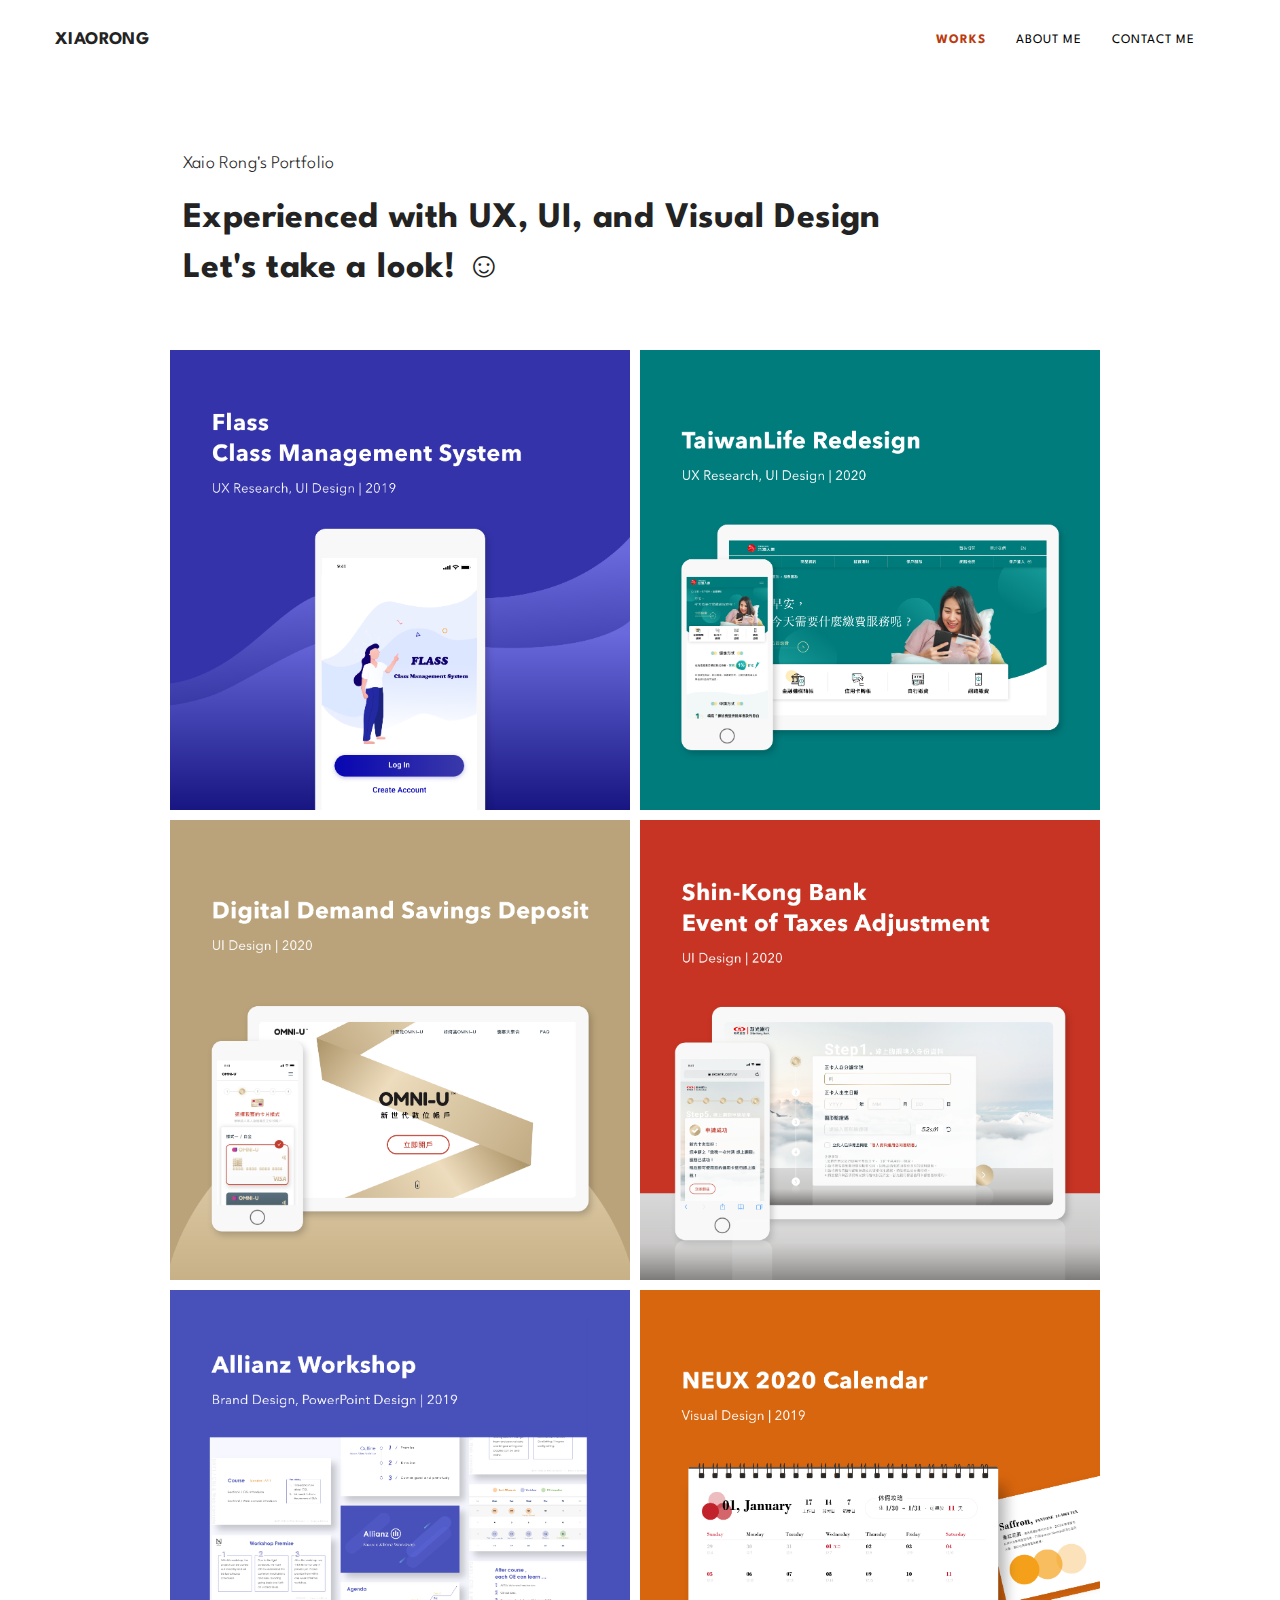
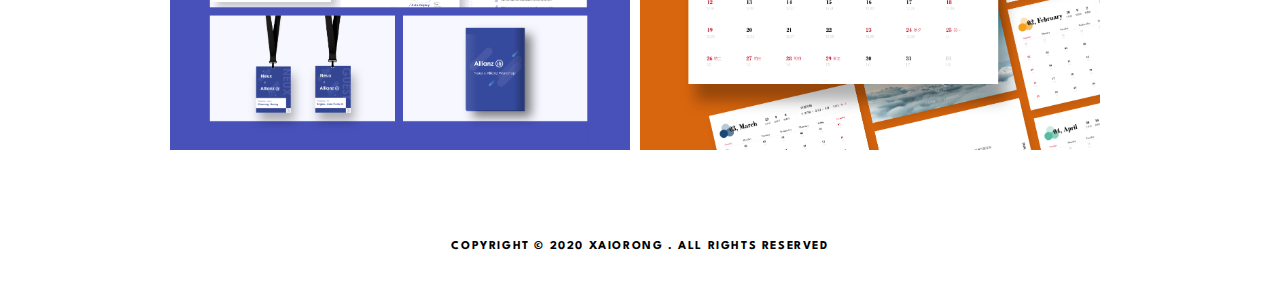
<file: index.html>
<!DOCTYPE html>
<html lang="en">
	<head>
		<meta charset="utf-8">
		<meta http-equiv="X-UA-Compatible" content="IE=edge">
		<meta name="viewport" content="width=device-width, initial-scale=1">
		<!-- The above 3 meta tags *must* come first in the head; any other head content must come *after* these tags -->
		<meta name="description" content="">
		<meta name="author" content="">
		<link rel="icon" href="images/favicon.ico" type="image/x-icon">
		<link rel="shortcut icon" href="images/favicon.ico" type="image/x-icon" />
		<title>Hello | I'm Xaiorong.</title>
		<!-- Bootstrap core CSS -->
		<link href="css/bootstrap.min.css" rel="stylesheet">
		<link rel="stylesheet" href="https://maxcdn.bootstrapcdn.com/font-awesome/4.4.0/css/font-awesome.min.css">
		<!-- Custom styles for this template -->
		<link href="css/style.css" rel="stylesheet">
	</head>
	<body id="page-top">
		<!-- Navigation -->
		<nav class="navbar navbar-default">
			<div class="container">
				<!-- Brand and toggle get grouped for better mobile display -->
				<div class="navbar-header page-scroll">
					<button type="button" class="navbar-toggle" data-toggle="collapse" data-target="#bs-example-navbar-collapse-1">
					<span class="sr-only">Toggle navigation</span>
					<span class="icon-bar"></span>
					<span class="icon-bar"></span>
					<span class="icon-bar"></span>
					</button>
					<a class="navbar-brand page-scroll" href="xiaorong.html"><h4><b>XIAORONG</b></h4></a>
				</div>
				<!-- Collect the nav links, forms, and other content for toggling -->
				<div class="collapse navbar-collapse" id="bs-example-navbar-collapse-1">
					<ul class="nav navbar-nav navbar-right">
						<li class="hidden">
							<a href="#page-top"></a>
						</li>
						<li>
							<a class="page-scroll" href="index.html" style="color: #bb3b0e; border-color: #bb3b0e; font-weight: bold;">Works</a>
						</li>
						<li>
							<a class="page-scroll" href="aboutme.html">About me</a>
						</li>
						<li>
							<a class="page-scroll">Contact me</a>
						</li>
					</ul>
				</div>
				<!-- /.navbar-collapse -->
			</div>
			<!-- /.container-fluid -->
		</nav>
		
		<section id="portfolio">
			<div class="container"  style="padding: 0% 10% 0% 10%;">
			<div class="row">
				<div class="col-lg-12">
					<div class="section-title" style="margin-top: 13%;">
						<p>Xaio Rong's Portfolio</p>
						<h2>Experienced with UX, UI, and Visual Design<br>Let's take a look!  ☺</h2>
					</div>
				</div>
			</div>
			<div class="row row-0-gutter">
				<!-- start portfolio item -->
				<div class="col-md-6 col-0-gutter" style="margin-bottom: 1%;">
					<div class="ot-portfolio-item">
						<figure class="effect-bubba">
							<img src="images/demo/portfolio-2.png" alt="img02" class="img-responsive" />
							<figcaption>
								<h2 style="font-family:'Microsoft JhengHei'">班級管理系統</h2>
								<a href="Flass.html"></a>
							</figcaption>
						</figure>
					</div>
				</div>
				<!-- end portfolio item -->
				<!-- start portfolio item -->
				<div class="col-md-6 col-0-gutter" style="margin-bottom: 1%;">
					<div class="ot-portfolio-item">
						<figure class="effect-bubba">
							<img src="images/demo/portfolio-01.png" alt="img02" class="img-responsive" />
							<figcaption>
								<h2 style="font-family:'Microsoft JhengHei'">台灣人壽繳費服務專區</h2>
								<a href="TaiwanLifeRedesign.html" ></a>
							</figcaption>
						</figure>
					</div>
				</div>
				<!-- end portfolio item -->
				
			</div>
			<div class="row row-0-gutter">
				<!-- start portfolio item -->
				<div class="col-md-6 col-0-gutter" style="margin-bottom: 1%;">
					<div class="ot-portfolio-item">
						<figure class="effect-bubba">
							<img src="images/demo/portfolio-3.png" alt="img02" class="img-responsive" />
							<figcaption>
								<h2 style="font-family:'Microsoft JhengHei'">銀行數位存款帳戶</h2>
								<!-- <p style="font-family:'Microsoft JhengHei'">此專案練習如何設計註冊流程，當消費者決定開始「註冊帳戶」時，
									表示該企業已成功吸引消費者，此時只需快速引導使用者完成註冊，
									過多的互動與裝飾設計可能打斷使用者的申請過程，造成使用者體驗下降。</p> -->
								<a href="DigitalDemandSavingsDeposit.html" ></a>
							</figcaption>
						</figure>
					</div>
				</div>
				<!-- end portfolio item -->
				<!-- start portfolio item -->
				<div class="col-md-6 col-0-gutter" style="margin-bottom: 1%;">
					<div class="ot-portfolio-item">
						<figure class="effect-bubba">
							<img src="images/demo/portfolio-4.png" alt="img02" class="img-responsive" />
							<figcaption>
								<h2 style="font-family:'Microsoft JhengHei'">新光銀行繳稅活動</h2>
								<a href="ShinKongBankEvent.html"></a>
							</figcaption>
						</figure>
					</div>
				</div>
				<!-- end portfolio item -->
			</div>
			<div class="row row-0-gutter">
				<!-- start portfolio item -->
				<div class="col-md-6 col-0-gutter" style="margin-bottom: 1%;">
					<div class="ot-portfolio-item">
						<figure class="effect-bubba">
							<img src="images/demo/portfolio-5.png" alt="img02" class="img-responsive" />
							<figcaption>
								<h2 style="font-family:'Microsoft JhengHei'">安聯人壽跨國教育訓練</h2>
								<a href="Workshop.html" ></a>
							</figcaption>
						</figure>
					</div>
				</div>
				<!-- end portfolio item -->
				<!-- start portfolio item -->
				<div class="col-md-6 col-0-gutter" style="margin-bottom: 1%;">
					<div class="ot-portfolio-item">
						<figure class="effect-bubba">
							<img src="images/demo/portfolio-6.png" alt="img02" class="img-responsive" />
							<figcaption>
								<h2 style="font-family:'Microsoft JhengHei'">新逸科技 2020 桌曆</h2>
								<a href="Calendar.html" ></a>
							</figcaption>
						</figure>
					</div>
				</div>
				<!-- end portfolio item -->
			</div>
			</div><!-- container -->
		</section>

		<footer>
			<p>Copyright © 2020 Xaiorong . All rights reserved</p>
		</footer>
	

		<!-- Bootstrap core JavaScript
			================================================== -->
		<!-- Placed at the end of the document so the pages load faster -->
		<script src="https://ajax.googleapis.com/ajax/libs/jquery/1.11.3/jquery.min.js"></script>
		<script src="js/bootstrap.min.js"></script>
		<script src="js/SmoothScroll.js"></script>
		<script src="js/theme-scripts.js"></script>
	</body>
</html>
</file>
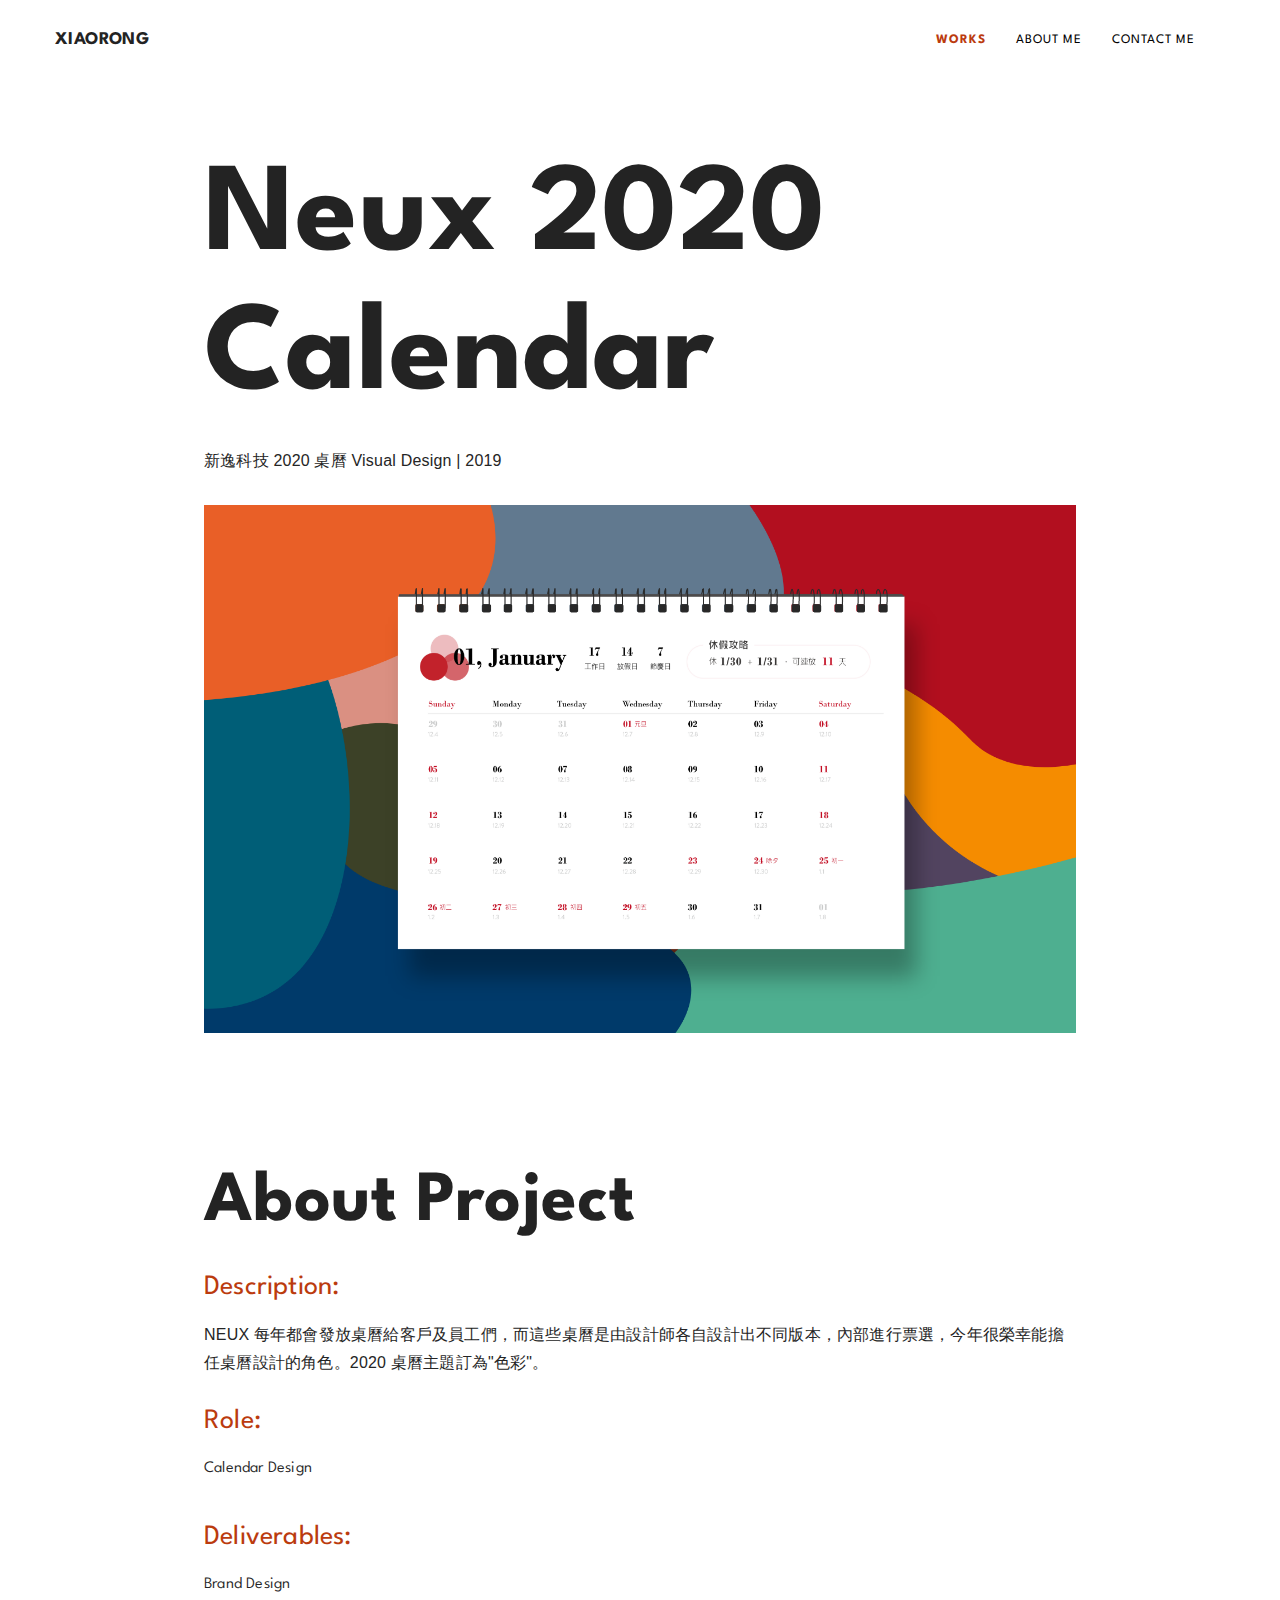
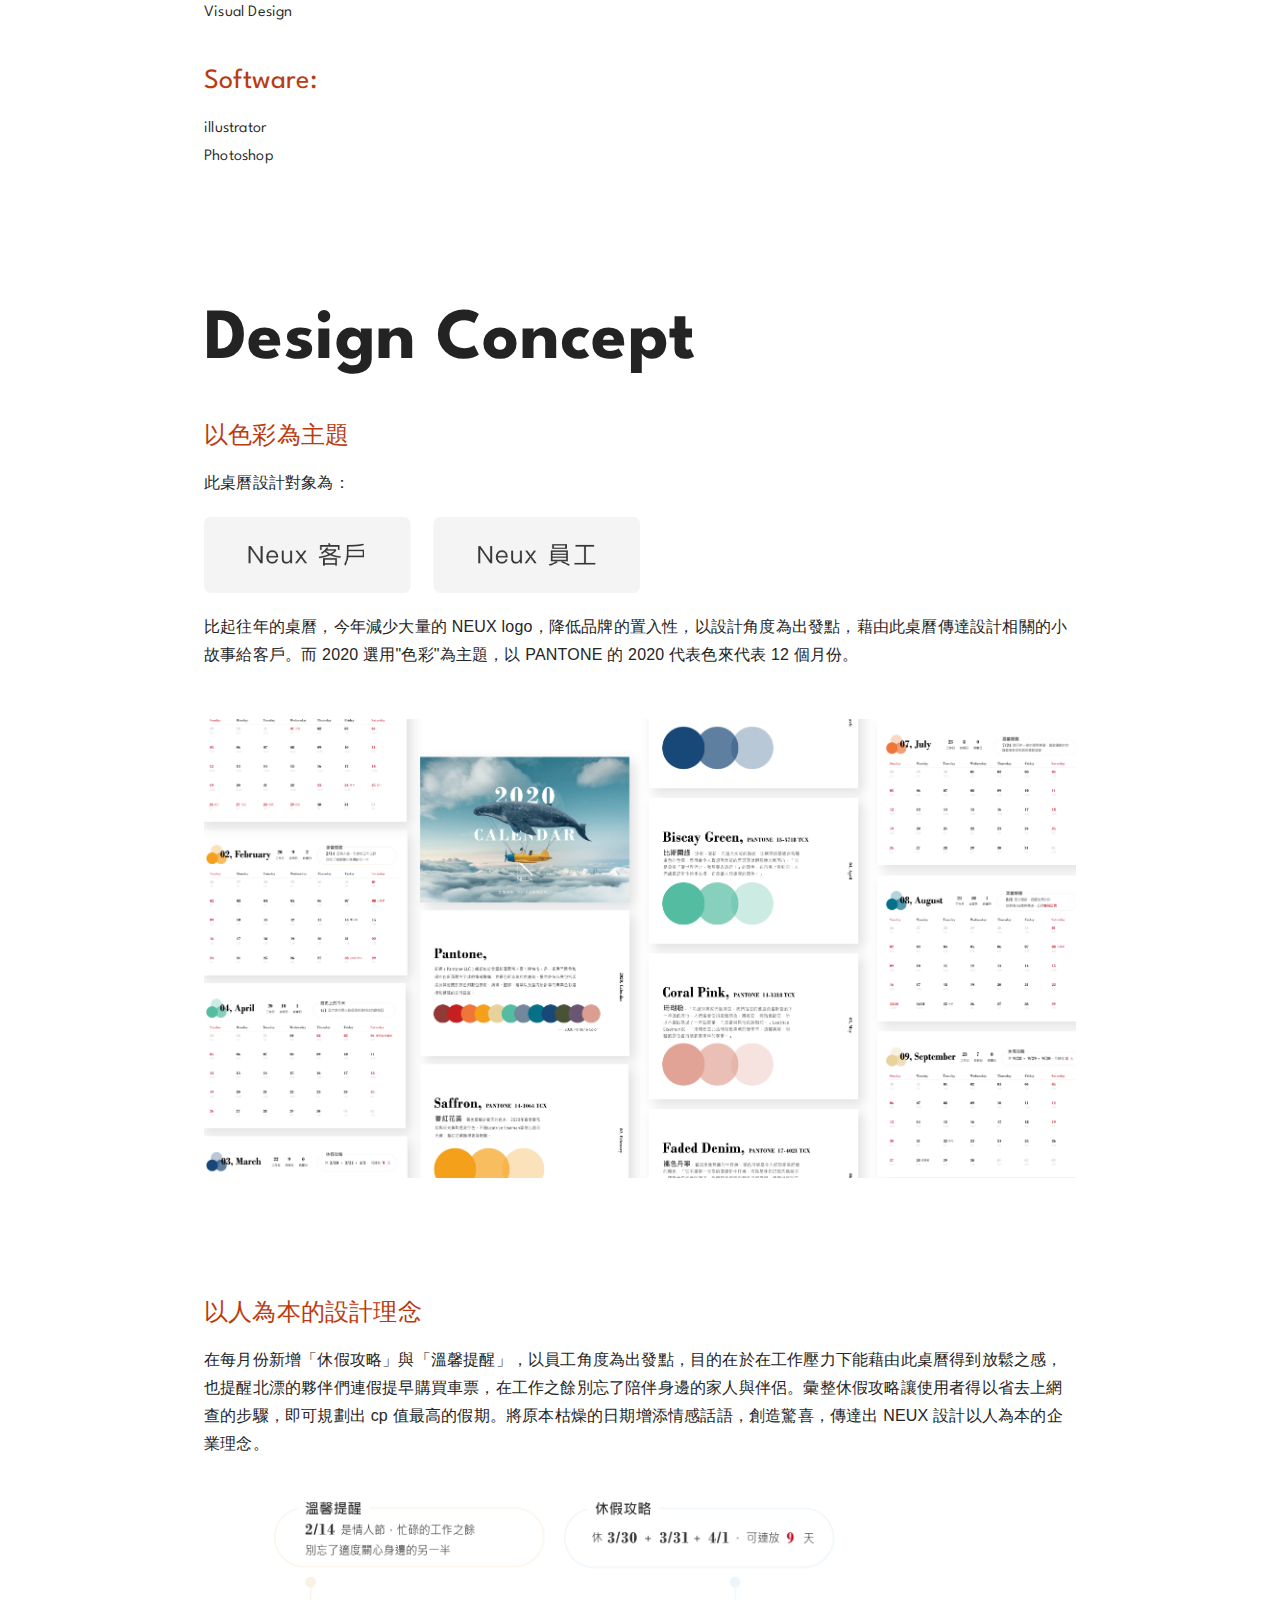
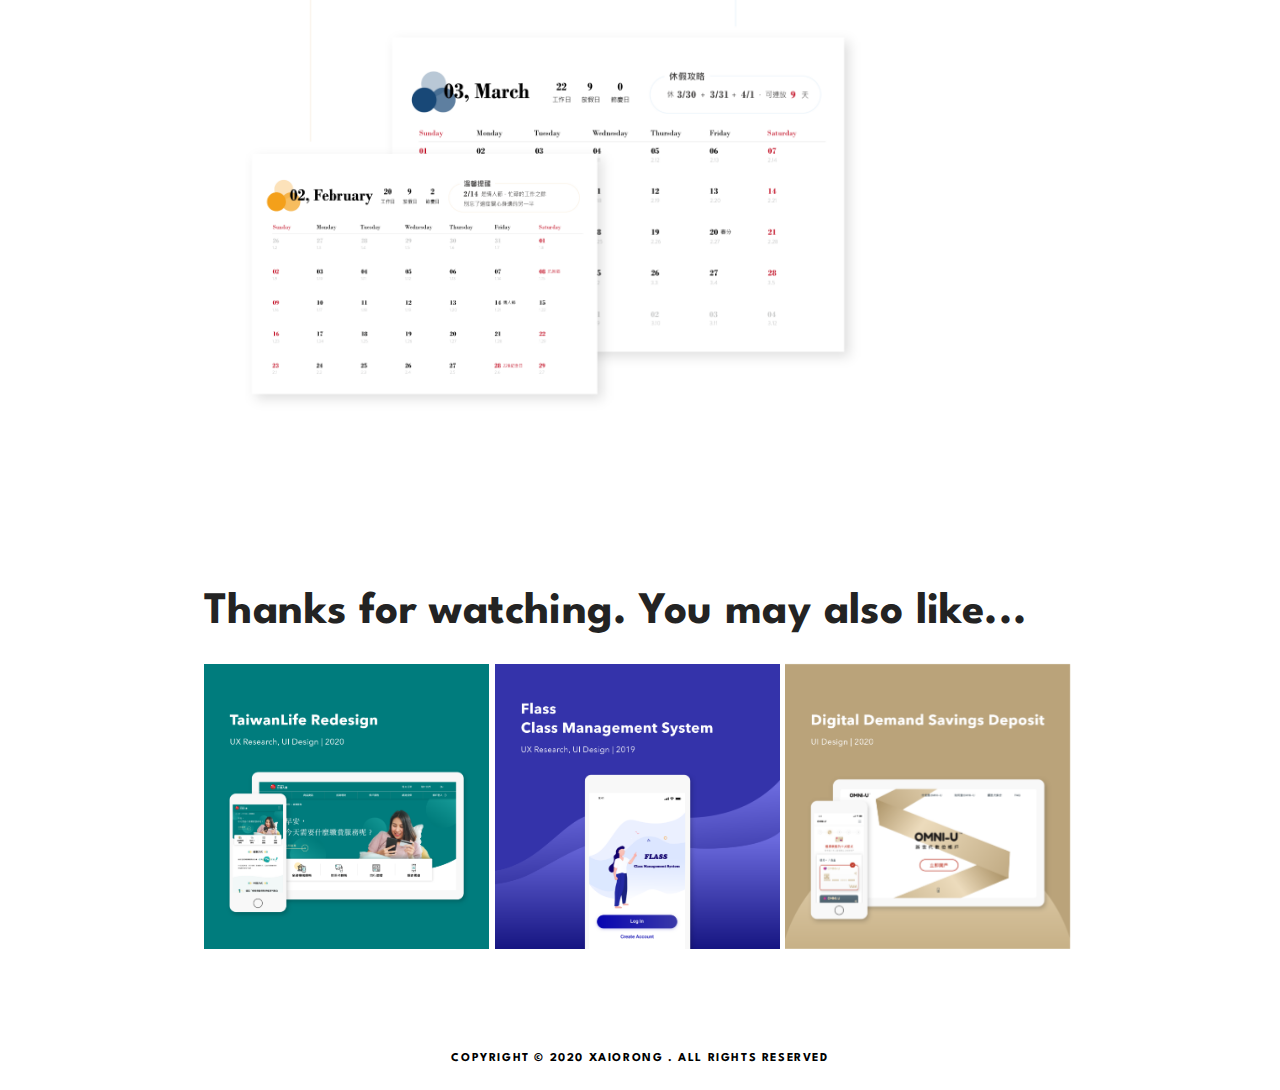
<file: Calendar.html>
<!DOCTYPE html>
<html lang="en">

<head>
    <meta charset="utf-8">
    <meta http-equiv="X-UA-Compatible" content="IE=edge">
    <meta name="viewport" content="width=device-width, initial-scale=1">
    <!-- The above 3 meta tags *must* come first in the head; any other head content must come *after* these tags -->
    <meta name="description" content="">
    <meta name="author" content="">
    <link rel="icon" href="images/favicon.ico" type="image/x-icon">
    <link rel="shortcut icon" href="images/favicon.ico" type="image/x-icon" />
    <title>Hello | I'm Xaiorong.</title>
    <!-- Bootstrap core CSS -->
    <link href="css/bootstrap.min.css" rel="stylesheet">
    <link rel="stylesheet" href="https://maxcdn.bootstrapcdn.com/font-awesome/4.4.0/css/font-awesome.min.css">
    <!-- Custom styles for this template -->
    <link href="css/style.css" rel="stylesheet">
    <style>
        .works {
            max-width: 1000px;
            height: auto;
            margin: 0 auto;
            padding: 0% 5%;
        }
    </style>
</head>

<body id="page-top">
    <!-- Navigation -->
    <nav class="navbar navbar-default">
        <div class="container">
            <!-- Brand and toggle get grouped for better mobile display -->
            <div class="navbar-header page-scroll">
                <button type="button" class="navbar-toggle" data-toggle="collapse"
                    data-target="#bs-example-navbar-collapse-1">
                    <span class="sr-only">Toggle navigation</span>
                    <span class="icon-bar"></span>
                    <span class="icon-bar"></span>
                    <span class="icon-bar"></span>
                </button>
                <a class="navbar-brand page-scroll"><h4><b>XIAORONG</b></h4></a>
            </div>
            <!-- Collect the nav links, forms, and other content for toggling -->
            <div class="collapse navbar-collapse" id="bs-example-navbar-collapse-1">
                <ul class="nav navbar-nav navbar-right">
                    <li class="hidden">
                        <a href="#page-top"></a>
                    </li>
                    <li>
                        <a class="page-scroll" href="index.html"
                            style="color: #bb3b0e; border-color: #bb3b0e; font-weight: bold;">Works</a>
                    </li>
                    <li>
                        <a class="page-scroll" href="aboutme.html">About me</a>
                    </li>
                    <li>
                        <a class="page-scroll">Contact me</a>
                    </li>
                </ul>
            </div>
            <!-- /.navbar-collapse -->
        </div>
        <!-- /.container-fluid -->
    </nav>

    <div class="works"   style="margin-top: 150px">
        <div>
            <h1 style="margin-top: 8%;font-weight: bold; font-size: 14vmin;">Neux 2020 Calendar</h1>
            <p style="font-family: 'Microsoft JhengHei',sans-serif ;font-size: 16px; font-weight: 350; margin-top: 20px;">
                新逸科技 2020 桌曆
                Visual Design | 2019</p>
            <img style="margin-top: 20px;" src="images/demo/6-1.png" width="100%">
            <h1 style="margin-top: 15%;font-weight: bold; font-size: 8vmin;">About Project</h1>
        </div>
        <div>
            <p style="font-size: 28px; font-weight: 400; margin-top: 30px; color:#BB3B0E">Description:</p>
            <p style="font-family: 'Microsoft JhengHei',sans-serif ;font-size: 16px; font-weight: 350; margin-top: 20px;">
                NEUX 每年都會發放桌曆給客戶及員工們，而這些桌曆是由設計師各自設計出不同版本，內部進行票選，今年很榮幸能擔任桌曆設計的角色。2020 桌曆主題訂為"色彩"。</p>
        </div>

        <div>
            <p style="font-size: 28px; font-weight: 400; margin-top: 30px; color:#BB3B0E">Role:</p>
            <p style="font-size: 16px; font-weight: 350; margin-top: 20px;">Calendar Design</p>
        </div>


        <div>
            <p style="font-size: 28px; font-weight: 400; margin-top: 40px; color:#BB3B0E">Deliverables:</p>
            <p style="font-size: 16px; font-weight: 350; margin-top: 20px;">Brand Design
                <br>Visual Design
            </p>
        </div>
        <div>
            <p style="font-size: 28px; font-weight: 400; margin-top: 40px; color:#BB3B0E">Software:</p>
            <p style="font-size: 16px; font-weight: 350; margin-top: 20px;">illustrator<br>Photoshop</p>
        </div>

        <div>
            <h1 style="margin-top: 15%;font-weight: bold; font-size: 8vmin;">Design Concept</h1>

            <p
                style="font-family: Raleway,'Microsoft JhengHei' ;font-size: 24px; font-weight: 400; margin-top: 40px; color:#BB3B0E">
                以色彩為主題</p>
            <p style="font-family: 'Microsoft JhengHei',sans-serif ;font-size: 16px; font-weight: 350; margin-top: 20px;">
                此桌曆設計對象為：</p>
            <img style="margin-top: 10px;" src="images/demo/6-2.png" width="50%">
            <p style="font-family: 'Microsoft JhengHei',sans-serif ;font-size: 16px; font-weight: 350; margin-top: 20px;">比起往年的桌曆，今年減少大量的 NEUX logo，降低品牌的置入性，以設計角度為出發點，藉由此桌曆傳達設計相關的小故事給客戶。而 2020 選用"色彩"為主題，以 PANTONE 的 2020 代表色來代表 12 個月份。</p>
                <img style="margin-top: 40px;" src="images/demo/6-3.png" width="100%">

                <p
                style="font-family: Raleway,'Microsoft JhengHei' ;font-size: 24px; font-weight: 400; margin-top: 120px; color:#BB3B0E">
                以人為本的設計理念</p>
            <p style="font-family: 'Microsoft JhengHei',sans-serif ;font-size: 16px; font-weight: 350; margin-top: 20px;">
                在每月份新增「休假攻略」與「溫馨提醒」，以員工角度為出發點，目的在於在工作壓力下能藉由此桌曆得到放鬆之感，也提醒北漂的夥伴們連假提早購買車票，在工作之餘別忘了陪伴身邊的家人與伴侶。彙整休假攻略讓使用者得以省去上網查的步驟，即可規劃出 cp 值最高的假期。將原本枯燥的日期增添情感話語，創造驚喜，傳達出 NEUX 設計以人為本的企業理念。</p>
            <img style="margin-top: 10px;" src="images/demo/6-4.png" width="100%">
            

            <div>
                <h1 style="margin-top: 20%;margin-bottom: 3%;font-weight: bold; font-size: 5vmin;">Thanks for watching. You may also like...</h1>
                </div>
        
            <div id="otherworks">
              <div class="img">
                  <a href="https://doublerongrong.github.io/portfolio_2020/TaiwanLifeRedesign.html">
                <img src="images/demo/portfolio-01.png" class="otherimg" width="100%"></a>
              </div>
        
              <div class="img">
                <a href="https://doublerongrong.github.io/portfolio_2020/Flass.html">
              <img src="images/demo/portfolio-2.png" class="otherimg" width="100%"></a>
            </div>
        
            <div class="img">
                <a href="https://doublerongrong.github.io/portfolio_2020/DigitalDemandSavingsDeposit.html">
              <img src="images/demo/portfolio-3.png" class="otherimg" width="100%"></a>
            </div>
        
           
        
            </div>


        </div>


        <footer style="margin-top: 10%;">
            <p>Copyright © 2020 Xaiorong . All rights reserved</p>
        </footer>





</body>





<!-- Bootstrap core JavaScript
			================================================== -->
<!-- Placed at the end of the document so the pages load faster -->
<script src="https://ajax.googleapis.com/ajax/libs/jquery/1.11.3/jquery.min.js"></script>
<script src="js/bootstrap.min.js"></script>
<script src="js/SmoothScroll.js"></script>
<script src="js/theme-scripts.js"></script>



</html>
</file>
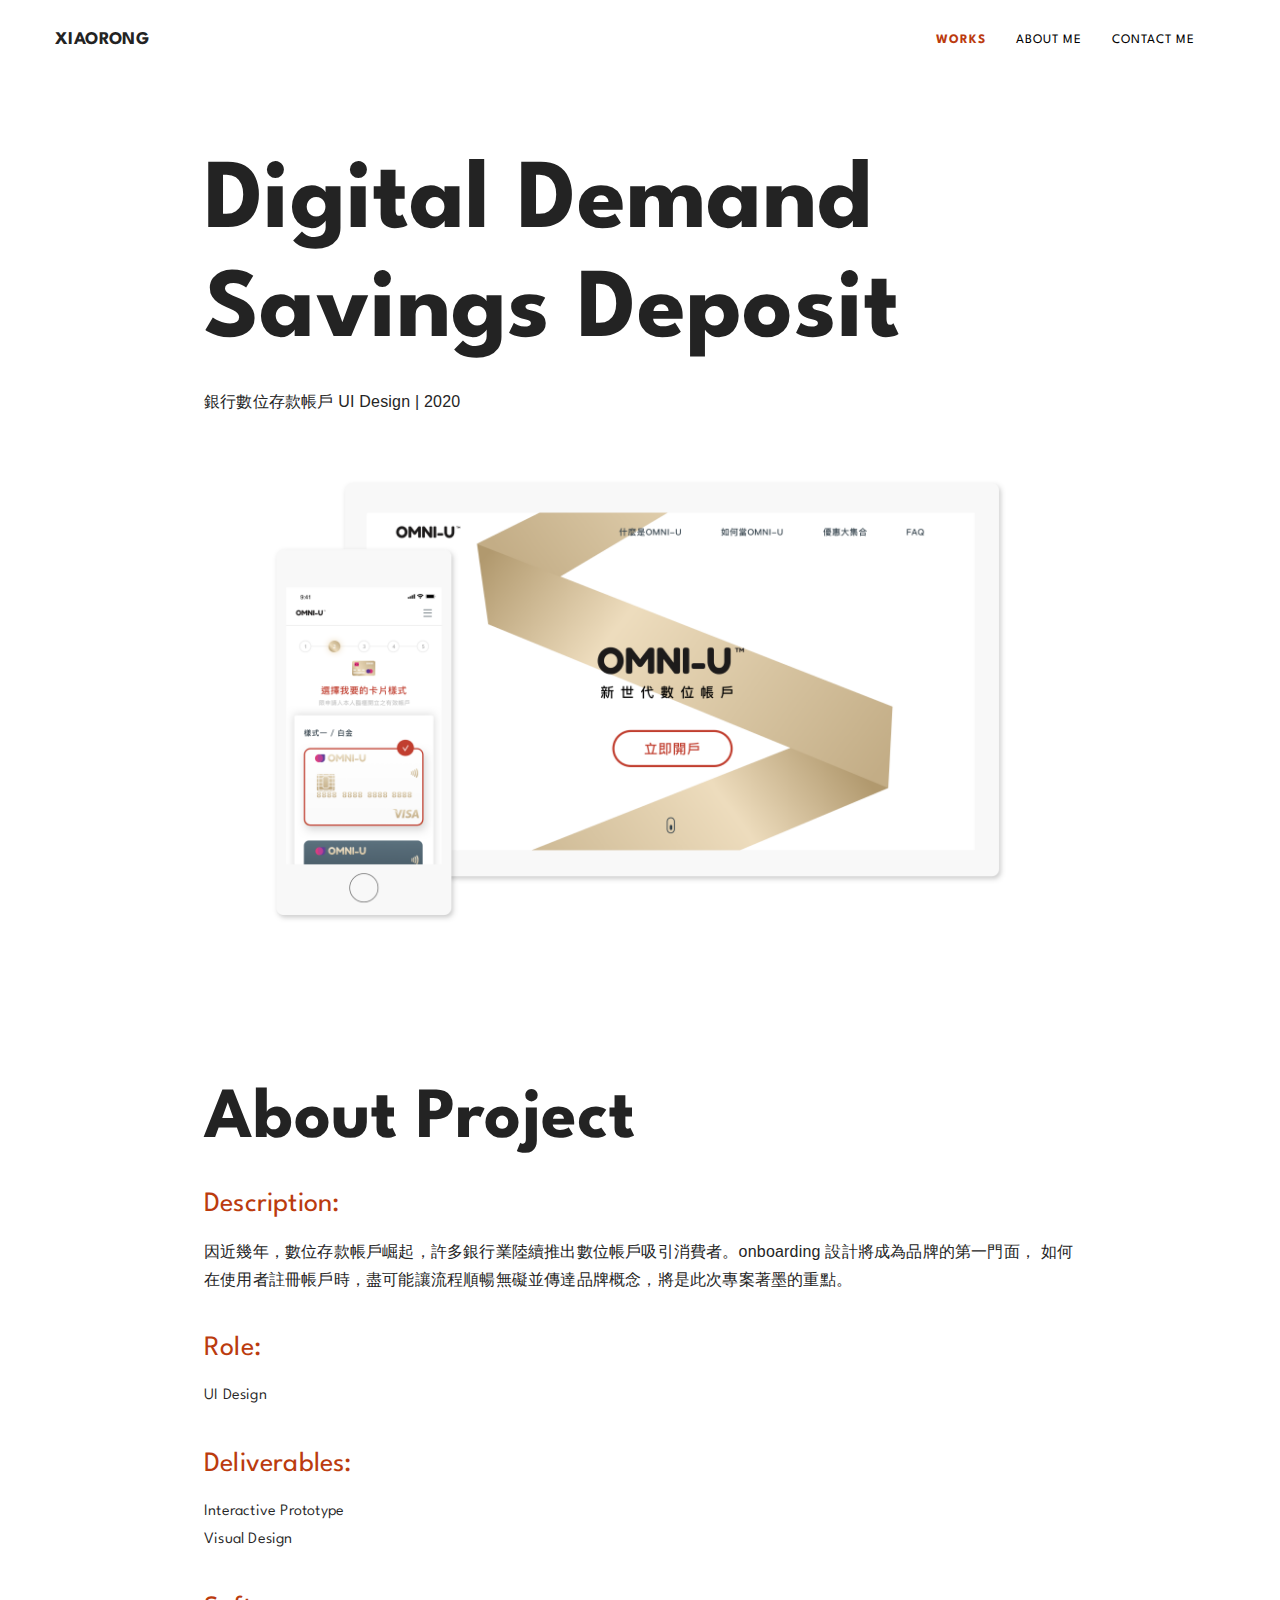
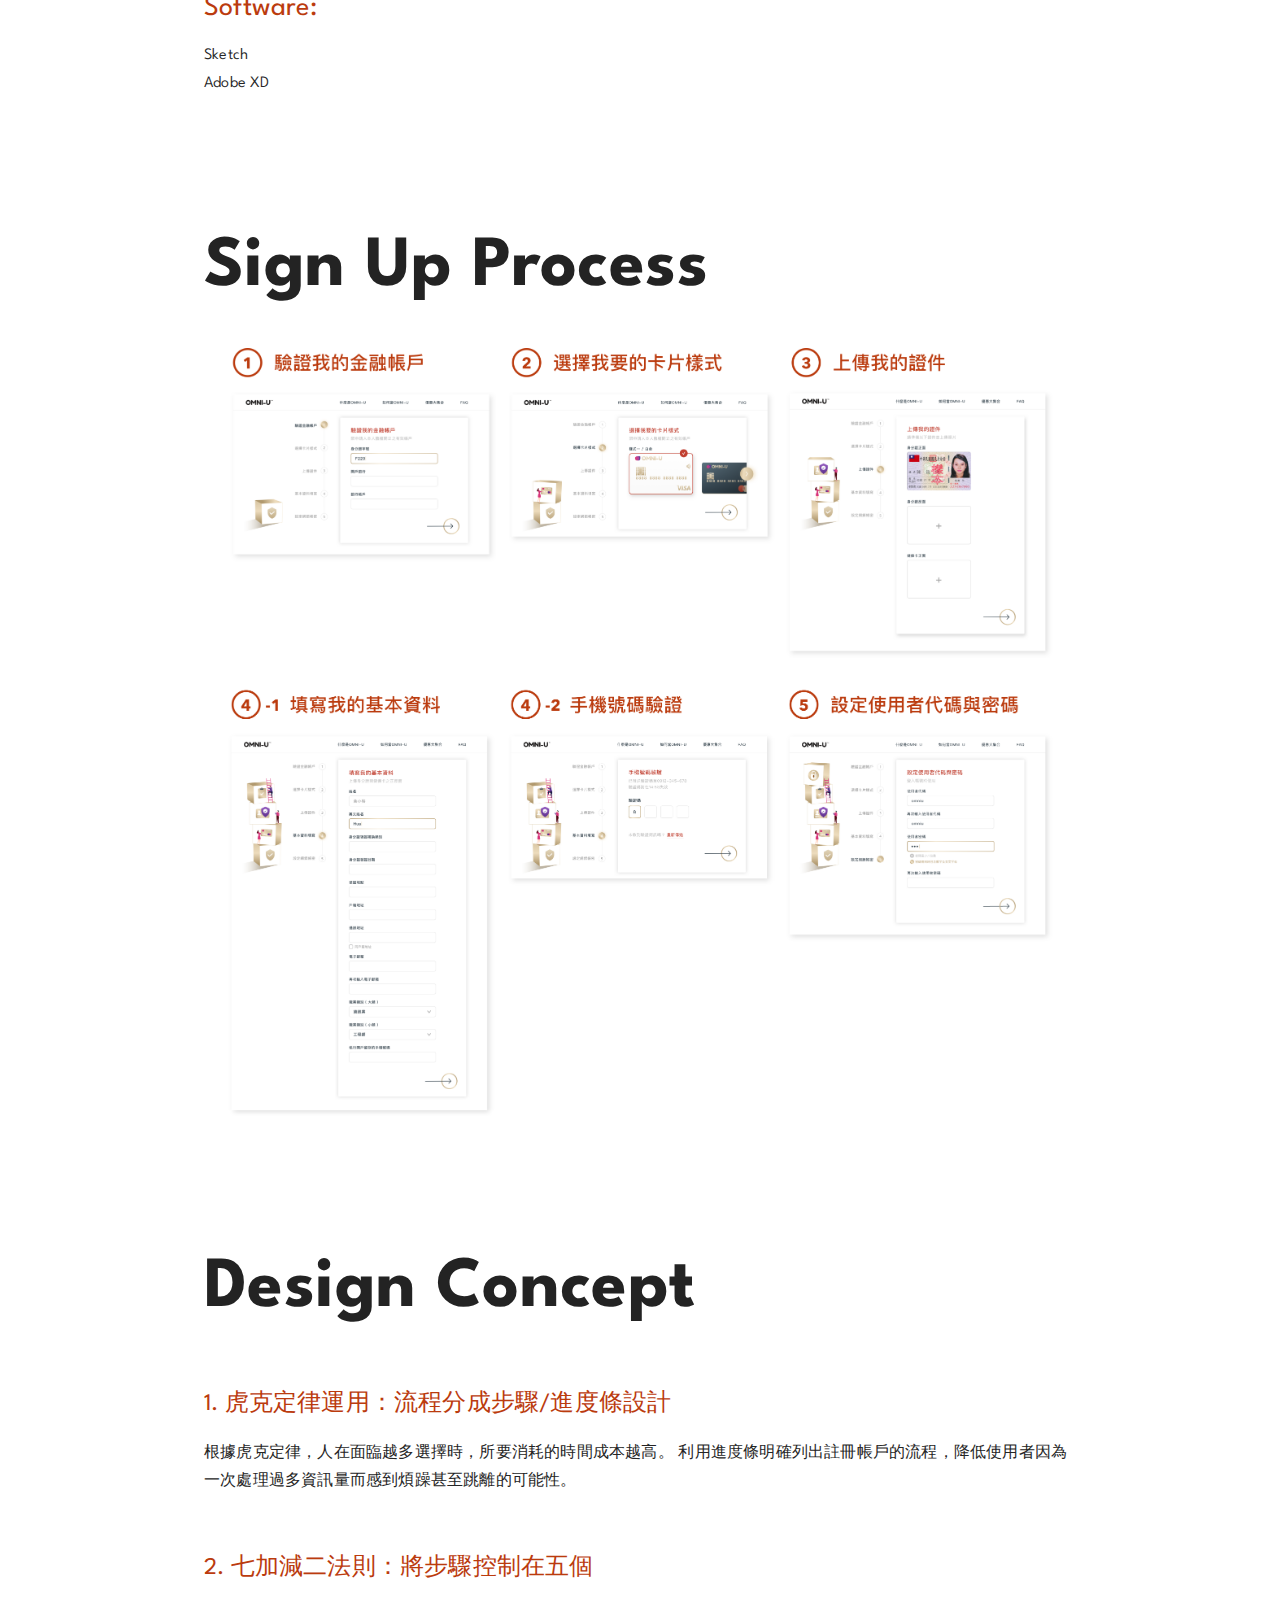
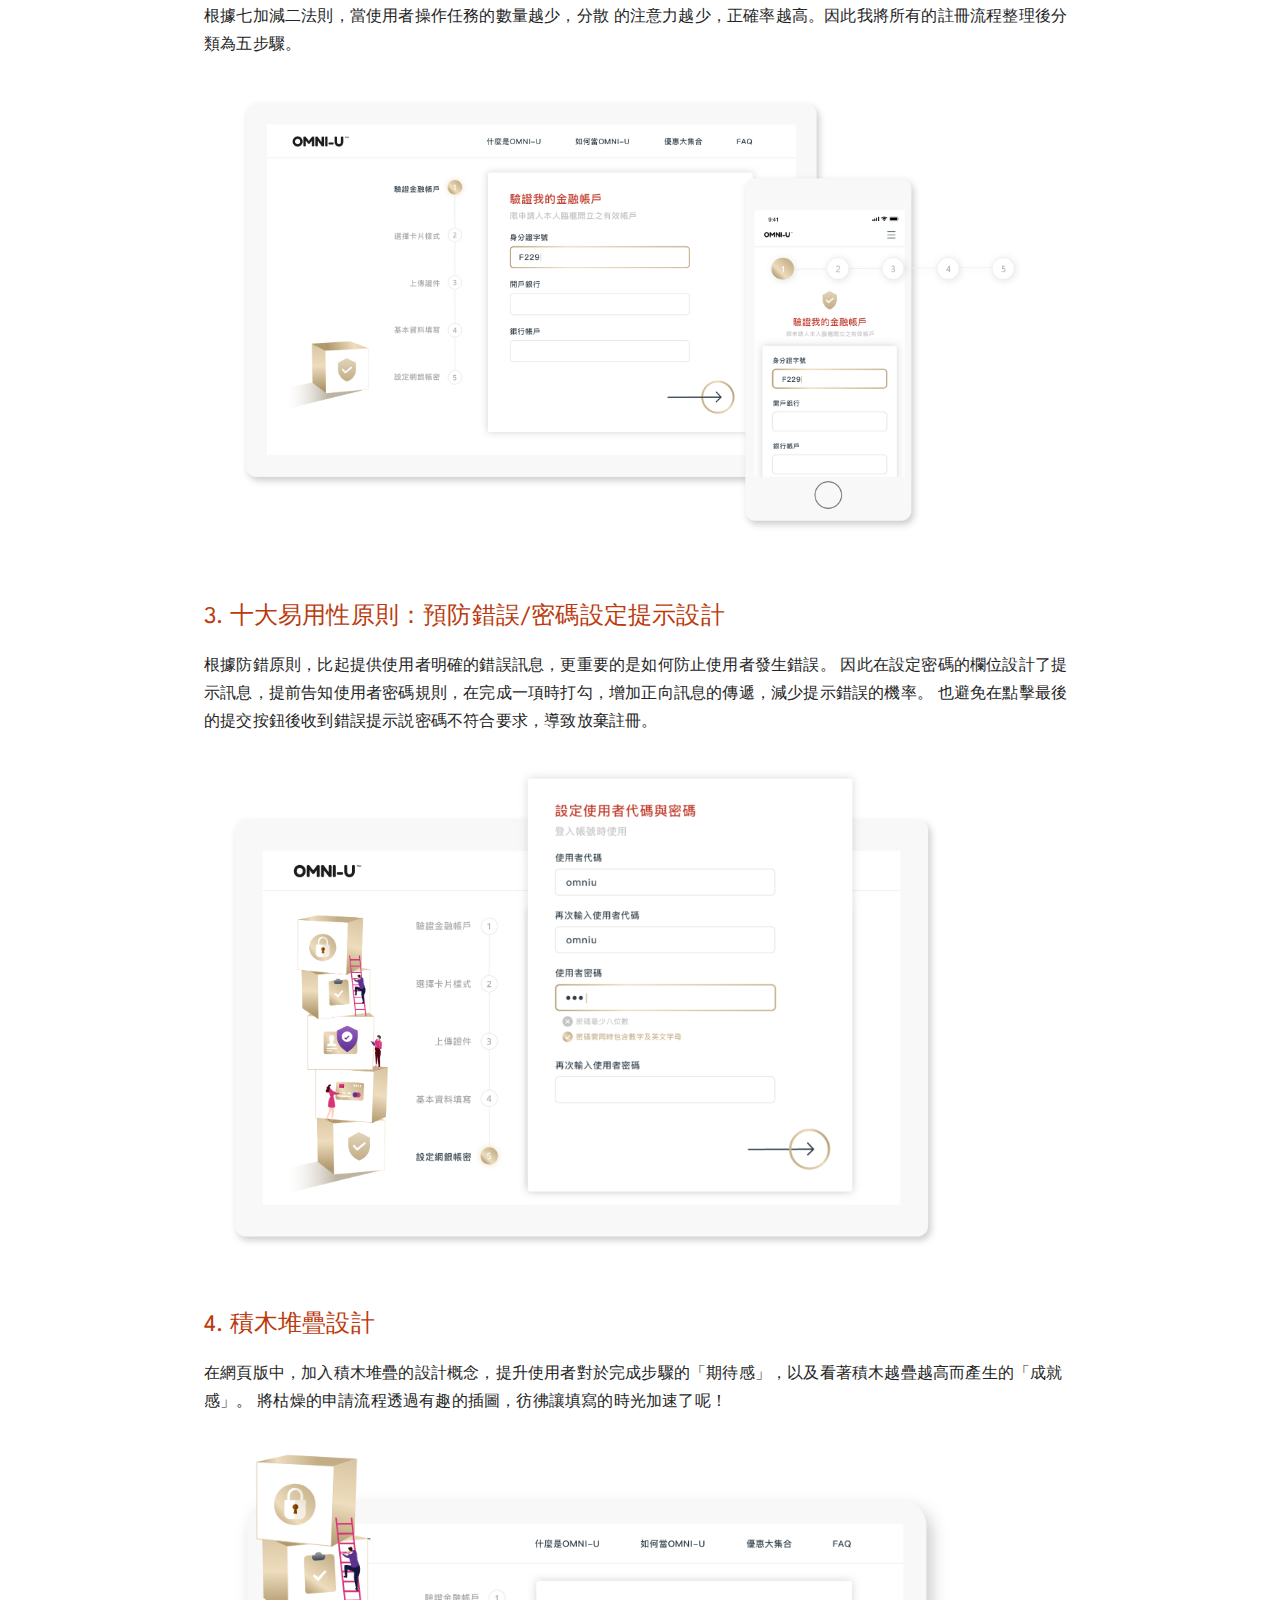
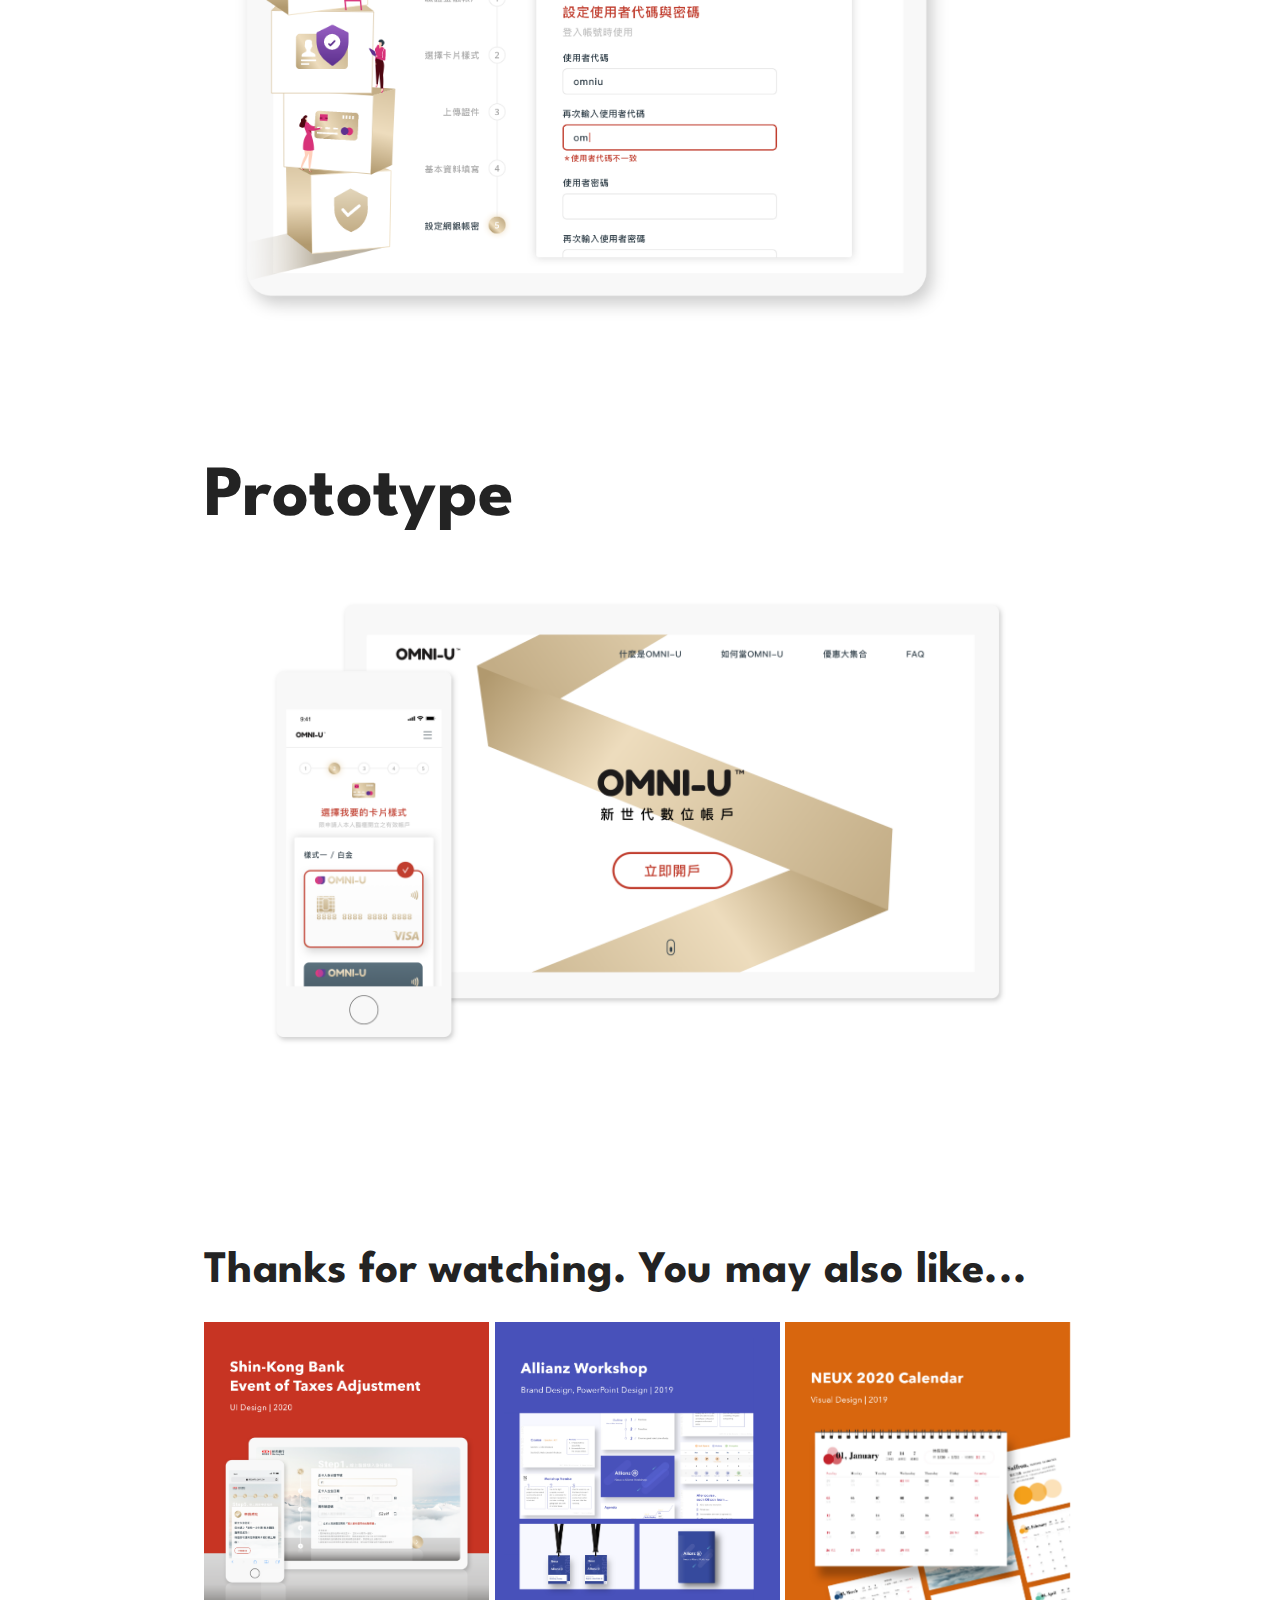
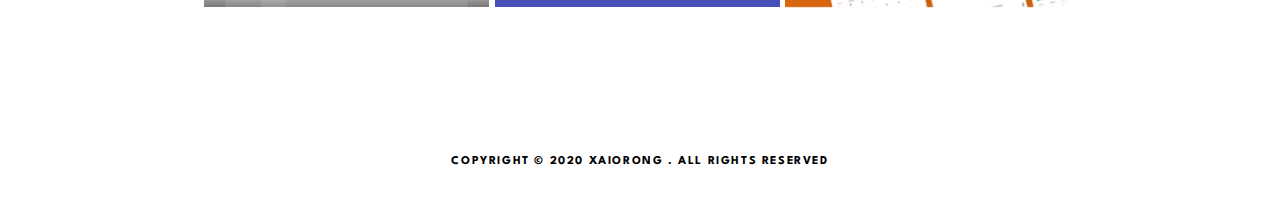
<file: DigitalDemandSavingsDeposit.html>
<!DOCTYPE html>
<html lang="en">

<head>
    <meta charset="utf-8">
    <meta http-equiv="X-UA-Compatible" content="IE=edge">
    <meta name="viewport" content="width=device-width, initial-scale=1">
    <!-- The above 3 meta tags *must* come first in the head; any other head content must come *after* these tags -->
    <meta name="description" content="">
    <meta name="author" content="">
    <link rel="icon" href="images/favicon.ico" type="image/x-icon">
    <link rel="shortcut icon" href="images/favicon.ico" type="image/x-icon" />
    <title>Hello | I'm Xaiorong.</title>
    <!-- Bootstrap core CSS -->
    <link href="css/bootstrap.min.css" rel="stylesheet">
    <link rel="stylesheet" href="https://maxcdn.bootstrapcdn.com/font-awesome/4.4.0/css/font-awesome.min.css">
    <!-- Custom styles for this template -->
    <link href="css/style.css" rel="stylesheet">
    <style>
        .works {
            max-width: 1000px;
            height: auto;
            margin: 0 auto;
            padding: 0% 5%;
        }
    </style>
</head>

<body id="page-top">
    <!-- Navigation -->
    <nav class="navbar navbar-default">
        <div class="container">
            <!-- Brand and toggle get grouped for better mobile display -->
            <div class="navbar-header page-scroll">
                <button type="button" class="navbar-toggle" data-toggle="collapse"
                    data-target="#bs-example-navbar-collapse-1">
                    <span class="sr-only">Toggle navigation</span>
                    <span class="icon-bar"></span>
                    <span class="icon-bar"></span>
                    <span class="icon-bar"></span>
                </button>
                <a class="navbar-brand page-scroll" ><h4><b>XIAORONG</b></h4></a>
            </div>
            <!-- Collect the nav links, forms, and other content for toggling -->
            <div class="collapse navbar-collapse" id="bs-example-navbar-collapse-1">
                <ul class="nav navbar-nav navbar-right">
                    <li class="hidden">
                        <a href="#page-top"></a>
                    </li>
                    <li>
                        <a class="page-scroll" href="index.html"
                            style="color: #bb3b0e; border-color: #bb3b0e; font-weight: bold;">Works</a>
                    </li>
                    <li>
                        <a class="page-scroll" href="aboutme.html">About me</a>
                    </li>
                    <li>
                        <a class="page-scroll">Contact me</a>
                    </li>
                </ul>
            </div>
            <!-- /.navbar-collapse -->
        </div>
        <!-- /.container-fluid -->
    </nav>

    <div class="works"  style="margin-top: 150px">
        <div>
            <h1 style="margin-top: 8%;font-weight: bold; font-size: 11vmin;">Digital Demand Savings Deposit</h1>
            <p style="font-family: 'Microsoft JhengHei',sans-serif ;font-size: 16px; font-weight: 350; margin-top: 20px;">銀行數位存款帳戶
                UI Design | 2020</p>
            <img style="margin-top: 20px;" src="images/demo/3-1.png" width="100%">
            <h1 style="margin-top: 15%;font-weight: bold; font-size: 8vmin;">About Project</h1>
        </div>
        <div>
            <p style="font-size: 28px; font-weight: 400; margin-top: 30px; color:#BB3B0E">Description:</p>
            <p style="font-family: 'Microsoft JhengHei',sans-serif ;font-size: 16px; font-weight: 350; margin-top: 20px;">
                因近幾年，數位存款帳戶崛起，許多銀行業陸續推出數位帳戶吸引消費者。onboarding 設計將成為品牌的第一門面，
                如何在使用者註冊帳戶時，盡可能讓流程順暢無礙並傳達品牌概念，將是此次專案著墨的重點。</p>
        </div>
        <div>
            <p style="font-size: 28px; font-weight: 400; margin-top: 40px; color:#BB3B0E">Role:</p>
            <p style="font-size: 16px; font-weight: 350; margin-top: 20px;">UI Design</p>
        </div>


        <div>
            <p style="font-size: 28px; font-weight: 400; margin-top: 40px; color:#BB3B0E">Deliverables:</p>
            <p style="font-size: 16px; font-weight: 350; margin-top: 20px;">Interactive Prototype
                <br>Visual Design
            </p>
        </div>
        <div>
            <p style="font-size: 28px; font-weight: 400; margin-top: 40px; color:#BB3B0E">Software:</p>
            <p style="font-size: 16px; font-weight: 350; margin-top: 20px;">Sketch
                <br>Adobe XD</p>
        </div>

        <div>
            <h1 style="margin-top: 15%;font-weight: bold; font-size: 8vmin;">Sign Up Process</h1>
            <img style="margin-top: 30px;" src="images/demo/3-2.png" width="100%">
        </div>

        <div>
            <h1 style="margin-top: 15%;font-weight: bold; font-size: 8vmin;">Design Concept</h1>
            
            <p
                style="font-family: 'Spartan','Microsoft JhengHei' ;font-size: 24px; font-weight: 400; margin-top: 60px; color:#BB3B0E">
                1. 虎克定律運用：流程分成步驟/進度條設計</p>
            <p style="font-family: 'Microsoft JhengHei',sans-serif ;font-size: 16px; font-weight: 350; margin-top: 20px;">
                根據虎克定律，人在面臨越多選擇時，所要消耗的時間成本越高。
                利用進度條明確列出註冊帳戶的流程，降低使用者因為一次處理過多資訊量而感到煩躁甚至跳離的可能性。</p>

            <p
                style="font-family: 'Spartan','Microsoft JhengHei' ;font-size: 24px; font-weight: 400; margin-top: 60px; color:#BB3B0E">
                2. 七加減二法則：將步驟控制在五個</p>
            <p style="font-family: 'Microsoft JhengHei',sans-serif ;font-size: 16px; font-weight: 350; margin-top: 20px;">
                根據七加減二法則，當使用者操作任務的數量越少，分散
                的注意力越少，正確率越高。因此我將所有的註冊流程整理後分類為五步驟。</p>
                <img style="margin-top: 20px;" src="images/demo/3-3.png" width="100%">

            
            <p
                style="font-family: 'Spartan',Microsoft JhengHei ;font-size: 24px; font-weight: 400; margin-top: 60px; color:#BB3B0E">
                3. 十大易用性原則：預防錯誤/密碼設定提示設計</p>
            <p style="font-family: Microsoft JhengHei,sans-serif ;font-size: 16px; font-weight: 350; margin-top: 20px;">
                根據防錯原則，比起提供使用者明確的錯誤訊息，更重要的是如何防止使用者發生錯誤。
                因此在設定密碼的欄位設計了提示訊息，提前告知使用者密碼規則，在完成一項時打勾，增加正向訊息的傳遞，減少提示錯誤的機率。
                也避免在點擊最後的提交按鈕後收到錯誤提示説密碼不符合要求，導致放棄註冊。</p>

                <img style="margin-top: 20px;" src="images/demo/3-4.png" width="100%">

                
                <p
                    style="font-family: 'Spartan',Microsoft JhengHei;font-size: 24px; font-weight: 400; margin-top: 60px; color:#BB3B0E">
                    4. 積木堆疊設計</p>
                <p style="font-family: Microsoft JhengHei,sans-serif ;font-size: 16px; font-weight: 350; margin-top: 20px;">
                    在網頁版中，加入積木堆疊的設計概念，提升使用者對於完成步驟的「期待感」，以及看著積木越疊越高而產生的「成就感」。
                    將枯燥的申請流程透過有趣的插圖，彷彿讓填寫的時光加速了呢！</p>
                    <img style="margin-top: 20px;" src="images/demo/3-5.png" width="100%">

        </div>

        <div>
            <h1 style="margin-top: 15%;font-weight: bold; font-size: 8vmin;">Prototype</h1>
            <img style="margin-top: 20px;" src="images/demo/3-1.png" width="100%">
        </div>



    

    <div>
        <h1 style="margin-top: 20%;margin-bottom: 3%;font-weight: bold; font-size: 5vmin;">Thanks for watching. You may also like...</h1>
        </div>

    <div id="otherworks">
      <div class="img">
          <a href="https://doublerongrong.github.io/portfolio_2020/Calendar.html">
        <img src="images/demo/portfolio-4.png" class="otherimg" width="100%"></a>
      </div>

      <div class="img">
        <a href="https://doublerongrong.github.io/portfolio_2020/Workshop.html">
      <img src="images/demo/portfolio-5.png" class="otherimg" width="100%"></a>
    </div>

    <div class="img">
        <a href="https://doublerongrong.github.io/portfolio_2020/Calendar.html">
      <img src="images/demo/portfolio-6.png" class="otherimg" width="100%"></a>
    </div>

   

    </div>
</div>


    <footer style="margin-top: 10%;">
        <p>Copyright © 2020 Xaiorong . All rights reserved</p>
    </footer>





</body>





<!-- Bootstrap core JavaScript
			================================================== -->
<!-- Placed at the end of the document so the pages load faster -->
<script src="https://ajax.googleapis.com/ajax/libs/jquery/1.11.3/jquery.min.js"></script>
<script src="js/bootstrap.min.js"></script>
<script src="js/SmoothScroll.js"></script>
<script src="js/theme-scripts.js"></script>



</html>
</file>
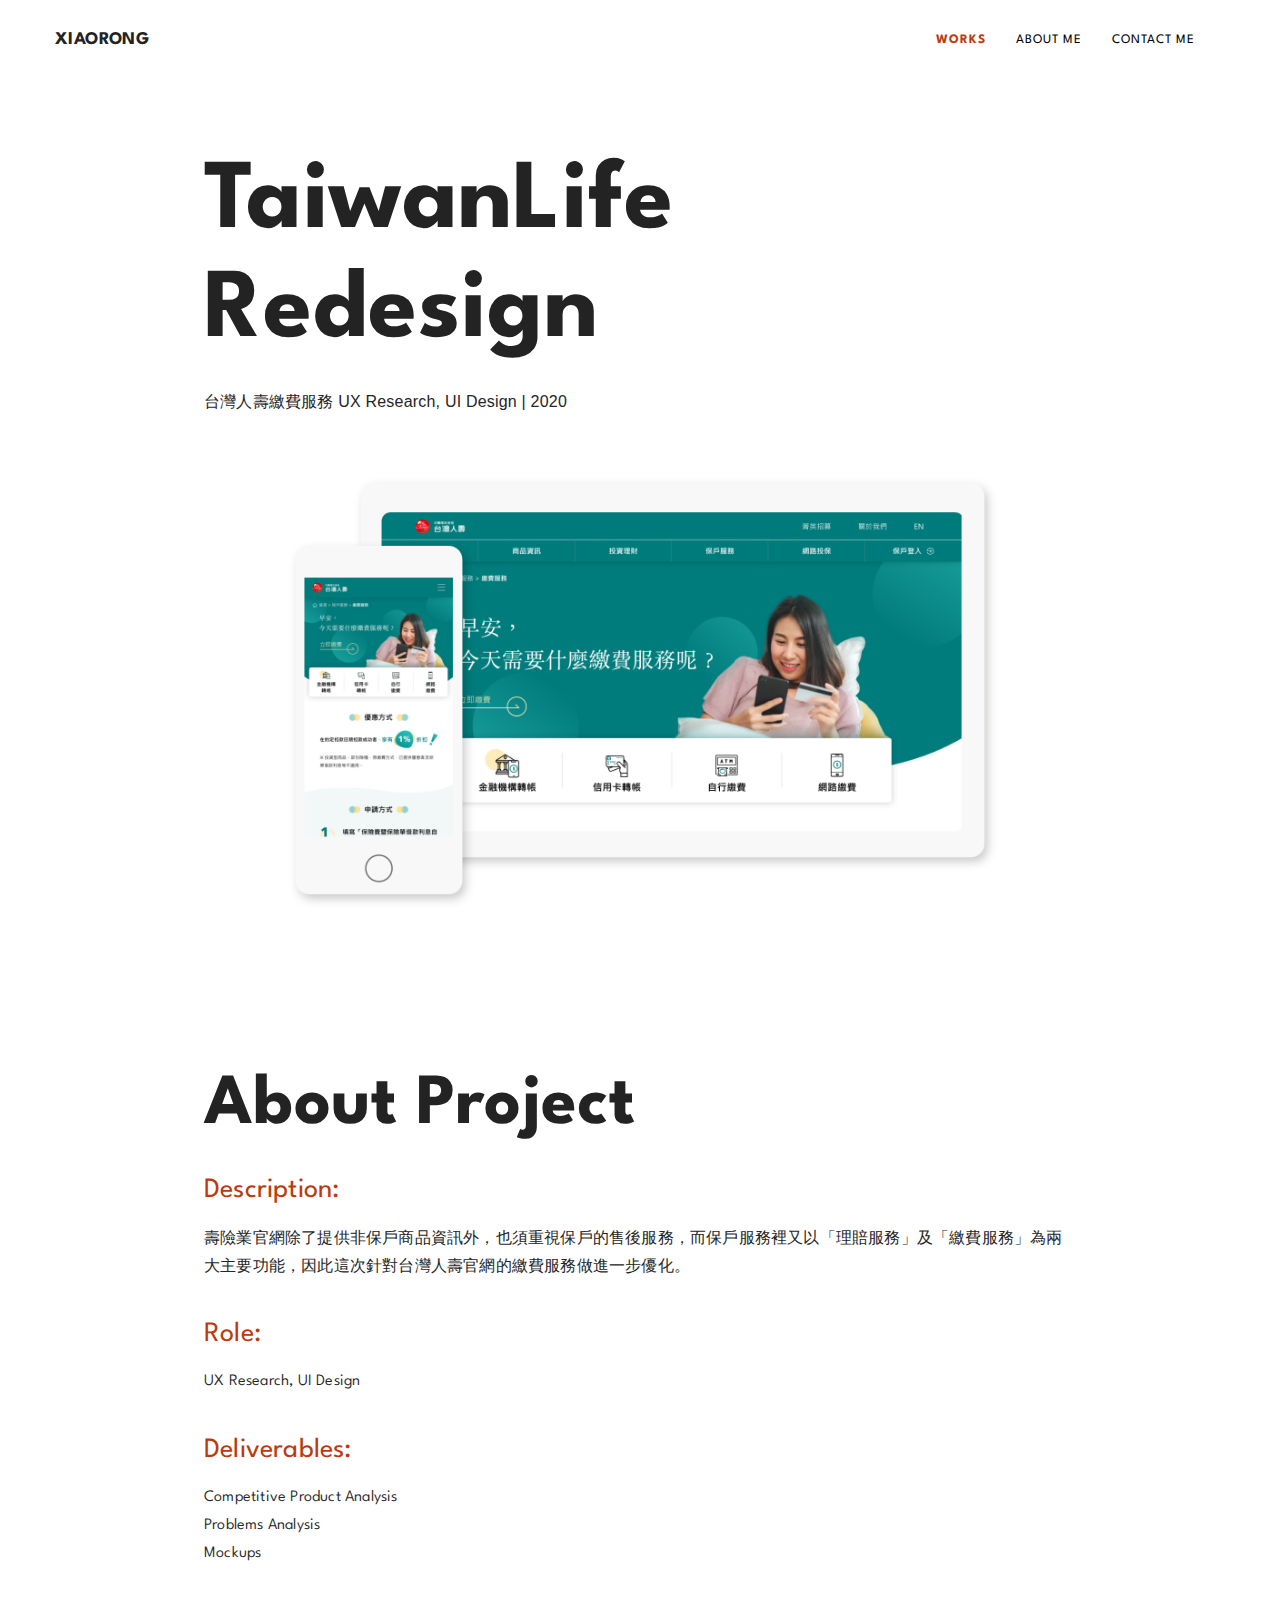
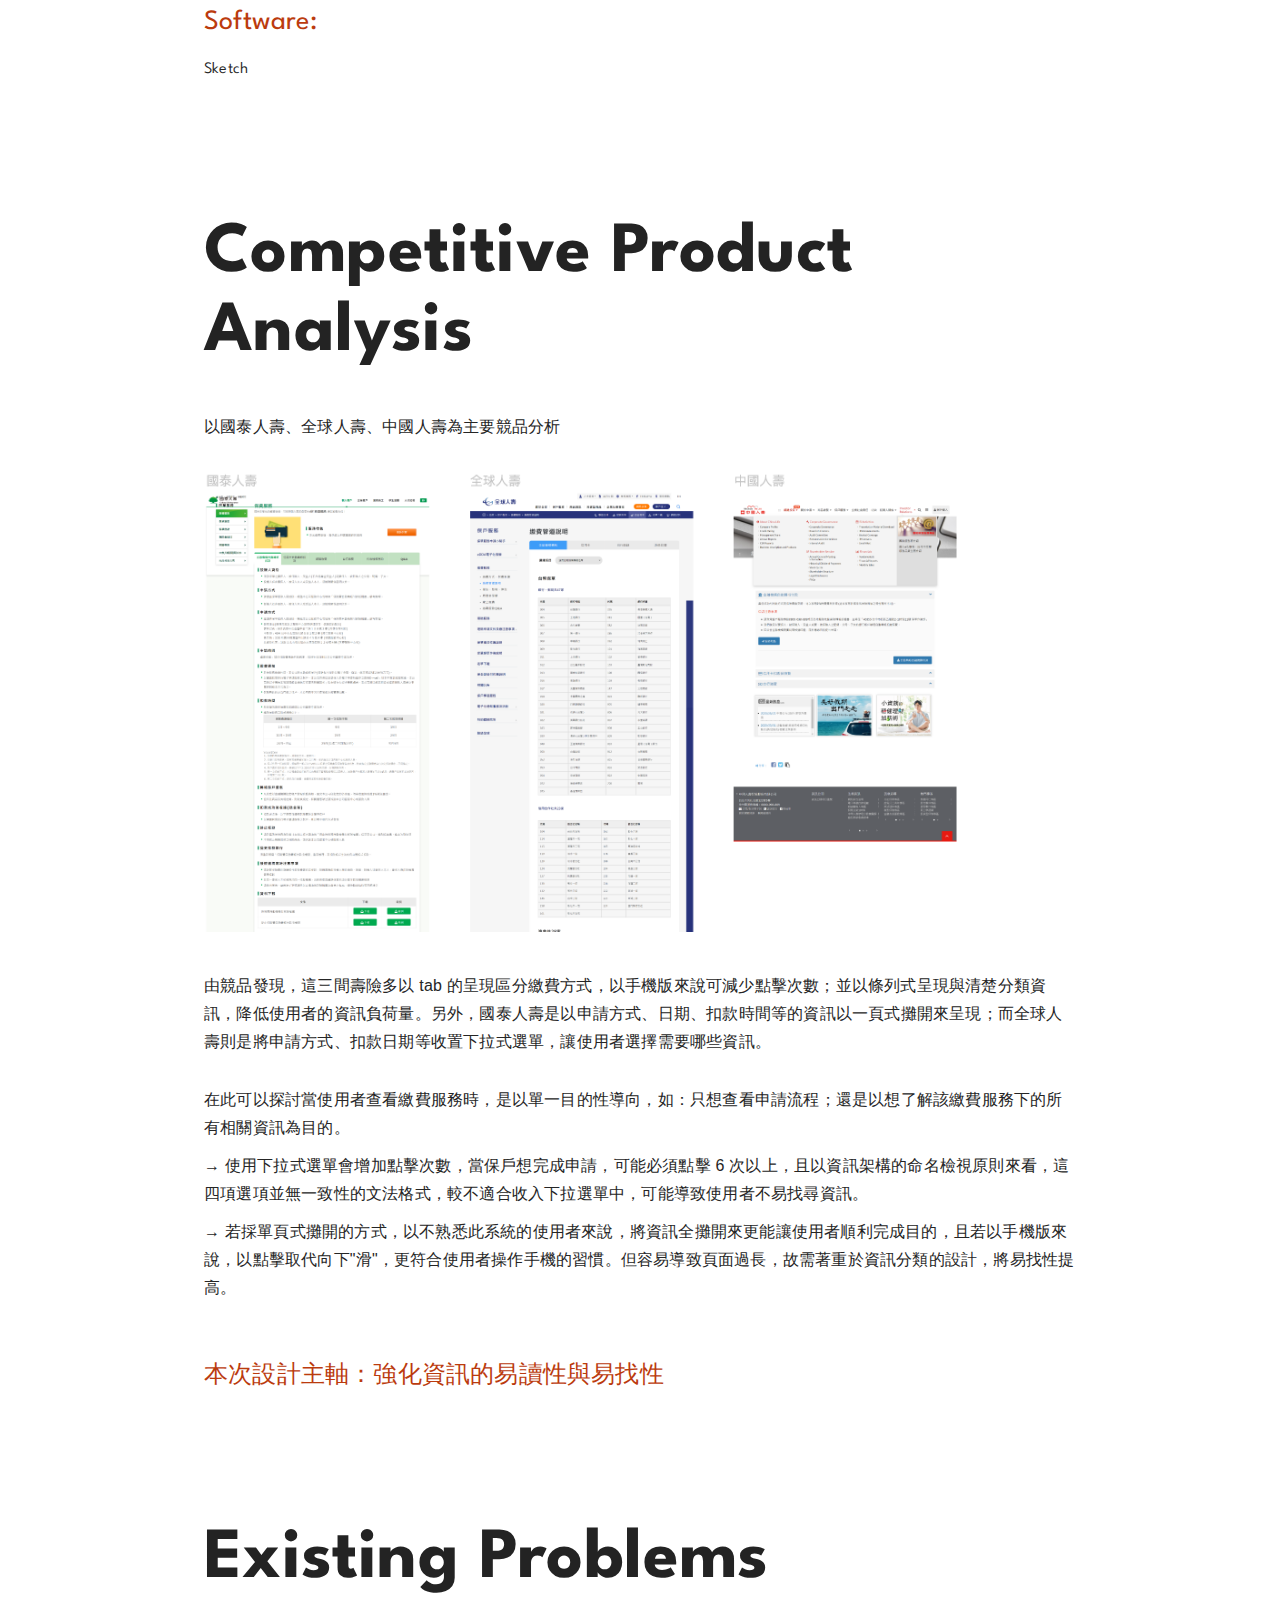
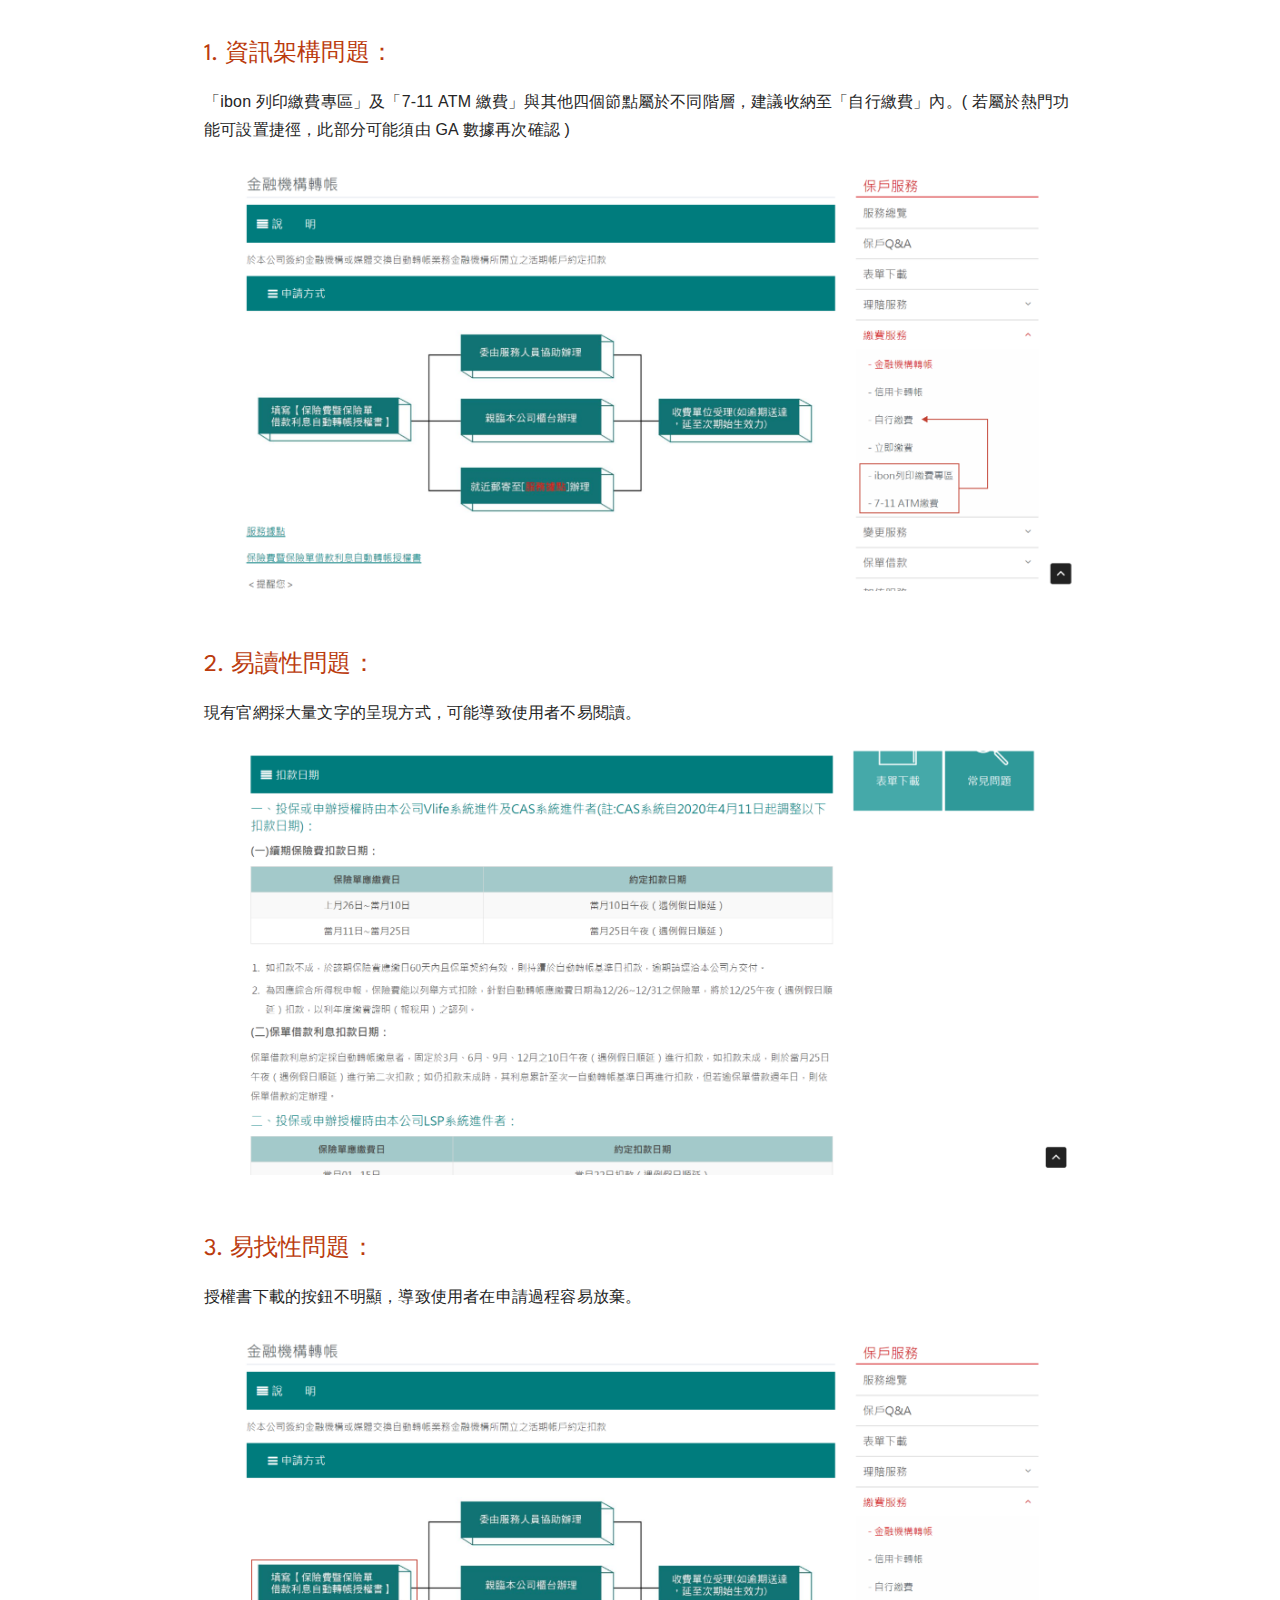
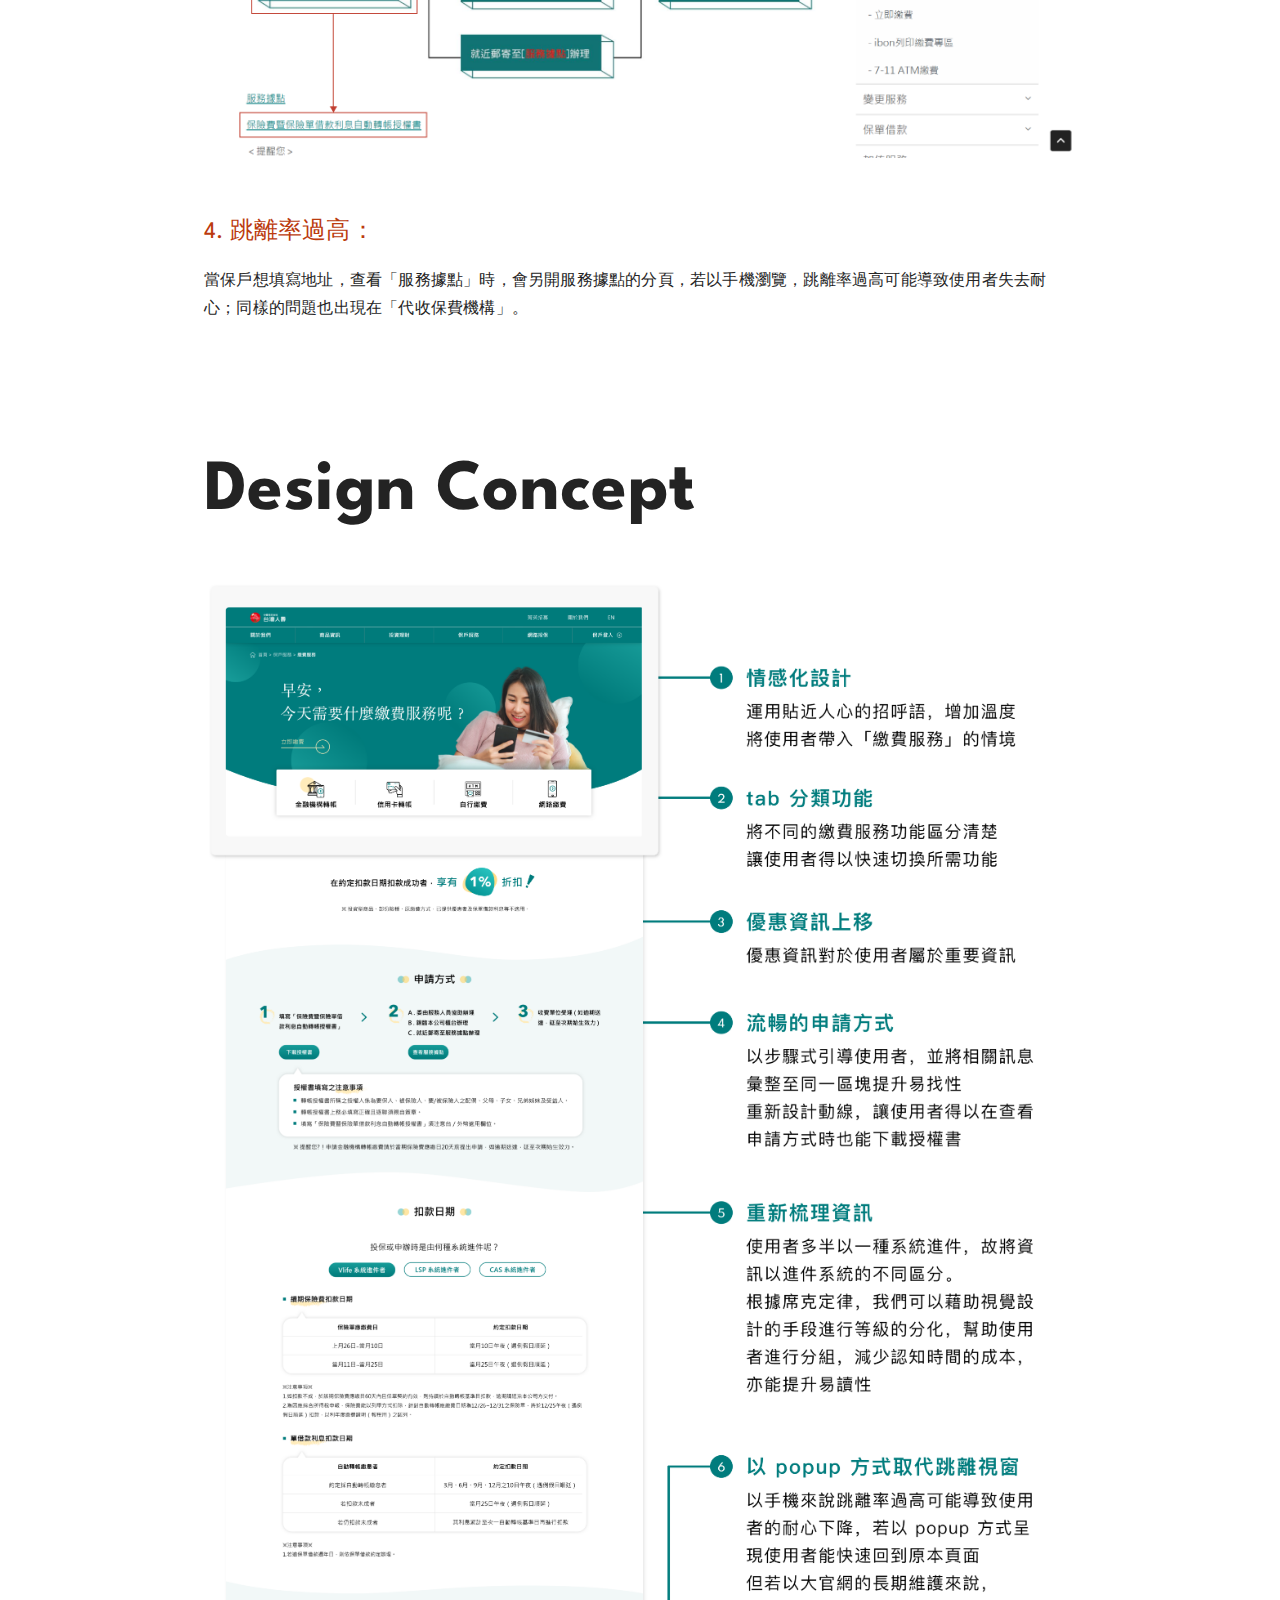
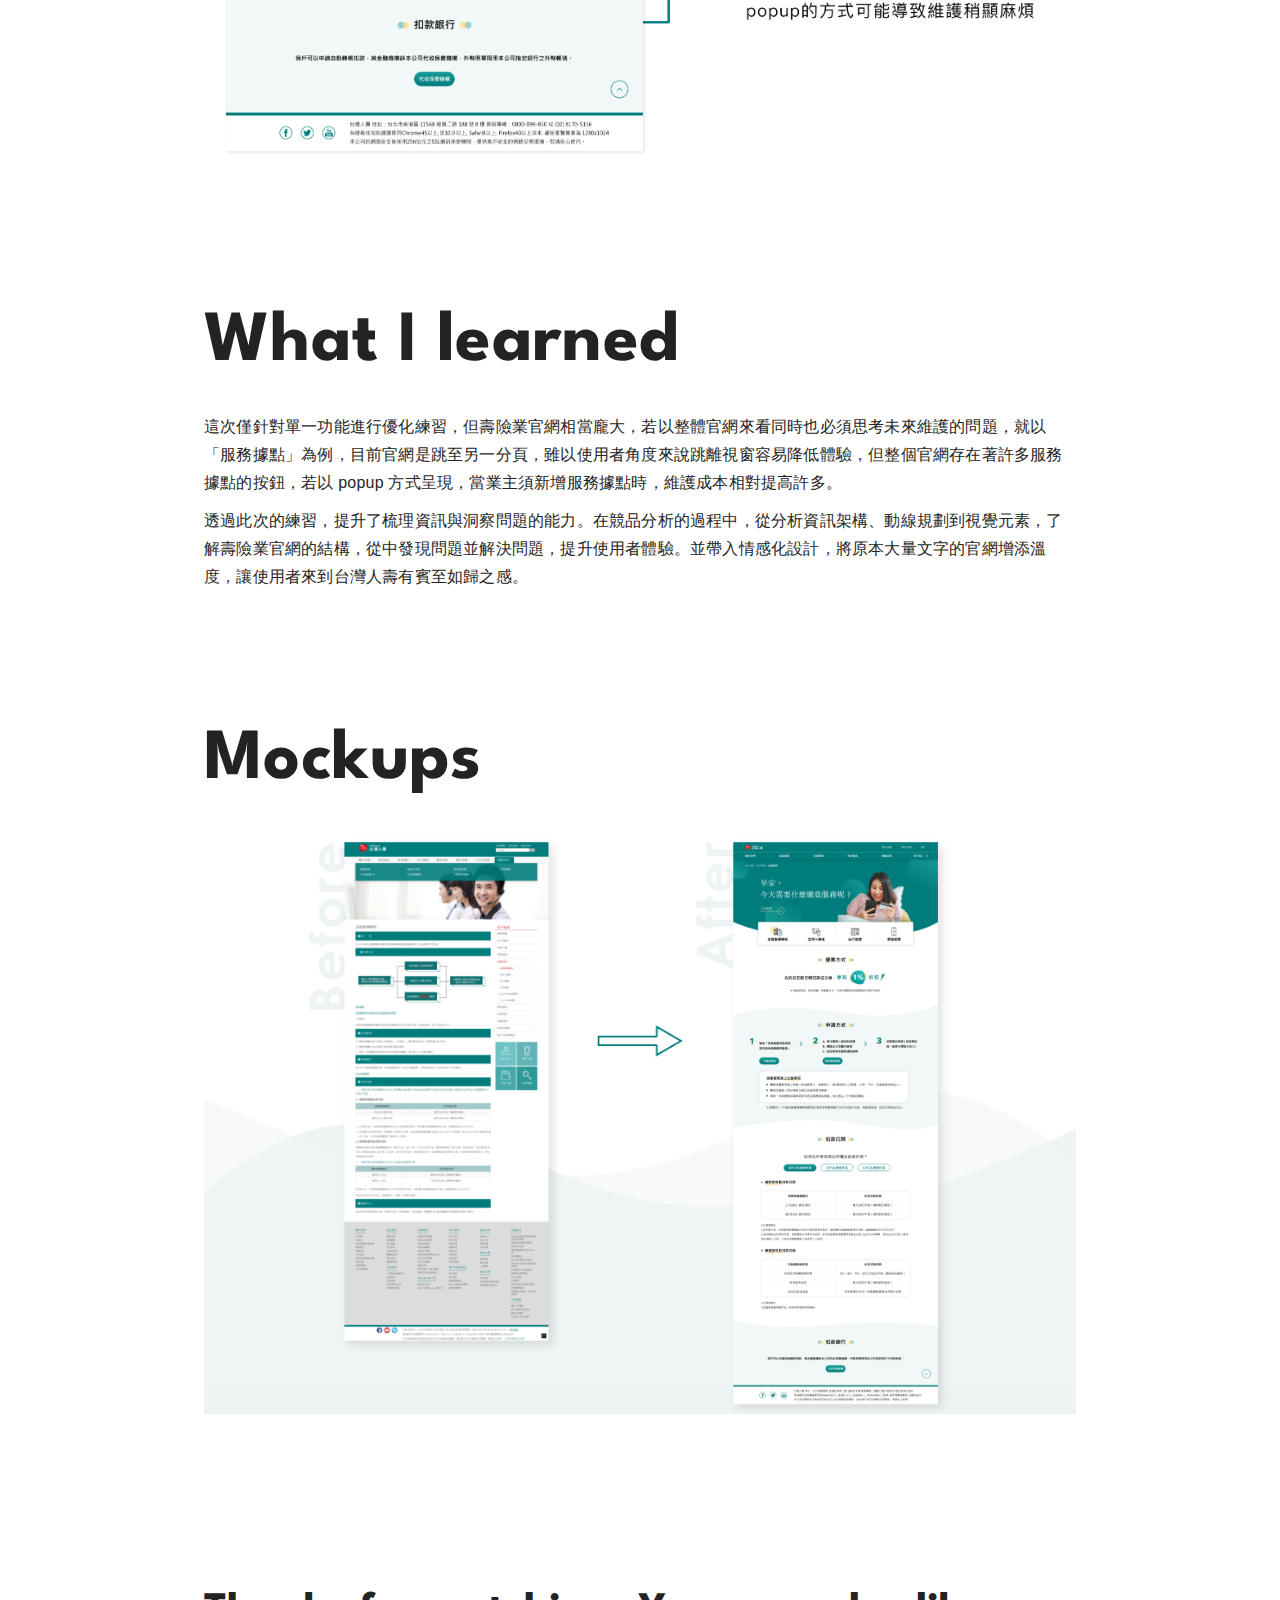
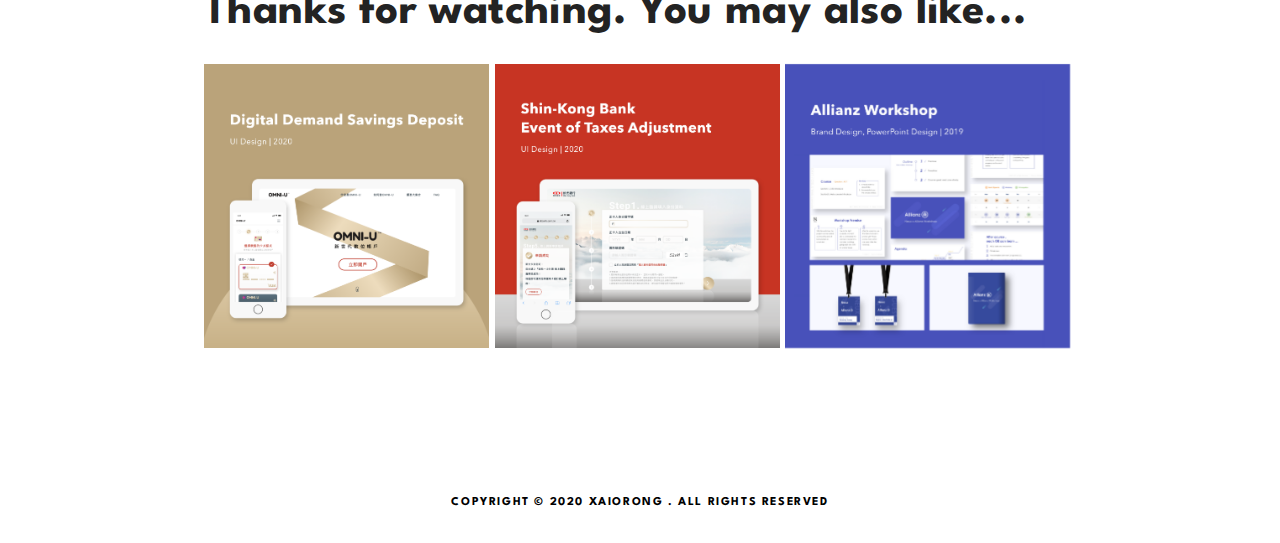
<file: TaiwanLifeRedesign.html>
<!DOCTYPE html>
<html lang="en">

<head>
    <meta charset="utf-8">
    <meta http-equiv="X-UA-Compatible" content="IE=edge">
    <meta name="viewport" content="width=device-width, initial-scale=1">
    <!-- The above 3 meta tags *must* come first in the head; any other head content must come *after* these tags -->
    <meta name="description" content="">
    <meta name="author" content="">
    <link rel="icon" href="images/favicon.ico" type="image/x-icon">
    <link rel="shortcut icon" href="images/favicon.ico" type="image/x-icon" />
    <title>Hello | I'm Xaiorong.</title>
    <!-- Bootstrap core CSS -->
    <link href="css/bootstrap.min.css" rel="stylesheet">
    <link rel="stylesheet" href="https://maxcdn.bootstrapcdn.com/font-awesome/4.4.0/css/font-awesome.min.css">
    <!-- Custom styles for this template -->
    <link href="css/style.css" rel="stylesheet">
    <style>
        .works {
            max-width: 1000px;
            height: auto;
            margin: 0 auto;
            padding: 0% 5%;
        }
    </style>
</head>

<body id="page-top">
    <!-- Navigation -->
    <nav class="navbar navbar-default">
        <div class="container">
            <!-- Brand and toggle get grouped for better mobile display -->
            <div class="navbar-header page-scroll">
                <button type="button" class="navbar-toggle" data-toggle="collapse"
                    data-target="#bs-example-navbar-collapse-1">
                    <span class="sr-only">Toggle navigation</span>
                    <span class="icon-bar"></span>
                    <span class="icon-bar"></span>
                    <span class="icon-bar"></span>
                </button>
                <a class="navbar-brand page-scroll" >
                    <h4><b>XIAORONG</b></h4>
                </a>
            </div>
            <!-- Collect the nav links, forms, and other content for toggling -->
            <div class="collapse navbar-collapse" id="bs-example-navbar-collapse-1">
                <ul class="nav navbar-nav navbar-right">
                    <li class="hidden">
                        <a href="#page-top"></a>
                    </li>
                    <li>
                        <a class="page-scroll" href="index.html"
                            style="color: #bb3b0e; border-color: #bb3b0e; font-weight: bold;">Works</a>
                    </li>
                    <li>
                        <a class="page-scroll" href="aboutme.html">About me</a>
                    </li>
                    <li>
                        <a class="page-scroll">Contact me</a>
                    </li>
                </ul>
            </div>
            <!-- /.navbar-collapse -->
        </div>
        <!-- /.container-fluid -->
    </nav>

    <div class="works" style="margin-top: 150px">
        <div>
            <h1 style="margin-top: 8%;font-weight: bold; font-size: 11vmin;">TaiwanLife Redesign</h1>
            <p
                style="font-family: 'Microsoft JhengHei',sans-serif ;font-size: 16px; font-weight: 350; margin-top: 20px;">
                台灣人壽繳費服務
                UX Research, UI Design | 2020</p>
            <img style="margin-top: 20px;" src="images/demo/1-1.png" width="100%">
            <h1 style="margin-top: 15%;font-weight: bold; font-size: 8vmin;">About Project</h1>
        </div>
        <div>
            <p style="font-size: 28px; font-weight: 400; margin-top: 30px; color:#BB3B0E">Description:</p>
            <p
                style="font-family: 'Microsoft JhengHei',sans-serif ;font-size: 16px; font-weight: 350; margin-top: 20px;">
                壽險業官網除了提供非保戶商品資訊外，也須重視保戶的售後服務，而保戶服務裡又以「理賠服務」及「繳費服務」為兩大主要功能，因此這次針對台灣人壽官網的繳費服務做進一步優化。</p>
        </div>
        <div>
            <p style="font-size: 28px; font-weight: 400; margin-top: 40px; color:#BB3B0E">Role:</p>
            <p style="font-size: 16px; font-weight: 350; margin-top: 20px;">UX Research, UI Design</p>
        </div>


        <div>
            <p style="font-size: 28px; font-weight: 400; margin-top: 40px; color:#BB3B0E">Deliverables:</p>
            <p style="font-size: 16px; font-weight: 350; margin-top: 20px;">Competitive Product Analysis<br>Problems
                Analysis<br>Mockups
            </p>
        </div>
        <div>
            <p style="font-size: 28px; font-weight: 400; margin-top: 40px; color:#BB3B0E">Software:</p>
            <p style="font-size: 16px; font-weight: 350; margin-top: 20px;">Sketch
            </p>
        </div>

        <div>
            <h1 style="margin-top: 15%;font-weight: bold; font-size: 8vmin;">Competitive Product Analysis</h1>
            <p
                style="font-family: 'Microsoft JhengHei',sans-serif ;font-size: 16px; font-weight: 350; margin-top: 40px;">
                以國泰人壽、全球人壽、中國人壽為主要競品分析</p>
            <img style="margin-top: 10px;" src="images/demo/1-2.png" width="100%">
            <p
                style="font-family: 'Microsoft JhengHei',sans-serif ;font-size: 16px; font-weight: 350; margin-top: 40px;">
                由競品發現，這三間壽險多以 tab
                的呈現區分繳費方式，以手機版來說可減少點擊次數；並以條列式呈現與清楚分類資訊，降低使用者的資訊負荷量。另外，國泰人壽是以申請方式、日期、扣款時間等的資訊以一頁式攤開來呈現；而全球人壽則是將申請方式、扣款日期等收置下拉式選單，讓使用者選擇需要哪些資訊。
            </p>
            <p
                style="font-family: 'Microsoft JhengHei',sans-serif ;font-size: 16px; font-weight: 350; margin-top: 30px;">
                在此可以探討當使用者查看繳費服務時，是以單一目的性導向，如：只想查看申請流程；還是以想了解該繳費服務下的所有相關資訊為目的。</p>
            <p
                style="font-family: 'Microsoft JhengHei',sans-serif ;font-size: 16px; font-weight: 350; margin-top: 10px;">
                → 使用下拉式選單會增加點擊次數，當保戶想完成申請，可能必須點擊 6 次以上，且以資訊架構的命名檢視原則來看，這四項選項並無一致性的文法格式，較不適合收入下拉選單中，可能導致使用者不易找尋資訊。</p>
            <p
                style="font-family: 'Microsoft JhengHei',sans-serif ;font-size: 16px; font-weight: 350; margin-top: 10px;">
                → 若採單頁式攤開的方式，以不熟悉此系統的使用者來說，將資訊全攤開來更能讓使用者順利完成目的，且若以手機版來說，以點擊取代向下"滑"，更符合使用者操作手機的習慣。但容易導致頁面過長，故需著重於資訊分類的設計，將易找性提高。
            </p>
            <p
                style="font-family: 'Spartan','Microsoft JhengHei' ;font-size: 24px; font-weight: 400; margin-top: 60px; color:#BB3B0E">
                本次設計主軸：強化資訊的易讀性與易找性</p>
        </div>

        <div>
            <h1 style="margin-top: 15%;font-weight: bold; font-size: 8vmin;">Existing Problems</h1>

            <p
                style="font-family: 'Spartan','Microsoft JhengHei' ;font-size: 24px; font-weight: 400; margin-top: 40px; color:#BB3B0E">
                1. 資訊架構問題：</p>
            <p
                style="font-family: 'Microsoft JhengHei',sans-serif ;font-size: 16px; font-weight: 350; margin-top: 20px;">
                「ibon 列印繳費專區」及「7-11 ATM 繳費」與其他四個節點屬於不同階層，建議收納至「自行繳費」內。( 若屬於熱門功能可設置捷徑，此部分可能須由 GA 數據再次確認 )</p>

                <img style="margin-top: 10px;" src="images/demo/1-3.png" width="100%">
                <p
                style="font-family: 'Spartan','Microsoft JhengHei' ;font-size: 24px; font-weight: 400; margin-top: 60px; color:#BB3B0E">
                2. 易讀性問題：</p>
            <p
                style="font-family: 'Microsoft JhengHei',sans-serif ;font-size: 16px; font-weight: 350; margin-top: 20px;">
                現有官網採大量文字的呈現方式，可能導致使用者不易閱讀。</p>
                <img style="margin-top: 10px;" src="images/demo/1-4.png" width="100%">


            <p
                style="font-family: 'Spartan',Microsoft JhengHei ;font-size: 24px; font-weight: 400; margin-top: 60px; color:#BB3B0E">
                3. 易找性問題：</p>
            <p
                style="font-family: Microsoft JhengHei,sans-serif ;font-size: 16px; font-weight: 350; margin-top: 20px;">
                授權書下載的按鈕不明顯，導致使用者在申請過程容易放棄。</p>
                <img style="margin-top: 10px;" src="images/demo/1-5.png" width="100%">


            <p
                style="font-family: 'Spartan',Microsoft JhengHei;font-size: 24px; font-weight: 400; margin-top: 60px; color:#BB3B0E">
                4. 跳離率過高：</p>
            <p
                style="font-family: Microsoft JhengHei,sans-serif ;font-size: 16px; font-weight: 350; margin-top: 20px;">
                當保戶想填寫地址，查看「服務據點」時，會另開服務據點的分頁，若以手機瀏覽，跳離率過高可能導致使用者失去耐心；同樣的問題也出現在「代收保費機構」。</p>

        </div>

        <div>
            <h1 style="margin-top: 15%;font-weight: bold; font-size: 8vmin;">Design Concept</h1>
            <img style="margin-top: 20px;" src="images/demo/1-7.png" width="100%">
        </div>

        <div>
            <h1 style="margin-top: 15%;font-weight: bold; font-size: 8vmin;">What I learned</h1>
            <p
                style="font-family: Microsoft JhengHei,sans-serif ;font-size: 16px; font-weight: 350; margin-top: 30px;">這次僅針對單一功能進行優化練習，但壽險業官網相當龐大，若以整體官網來看同時也必須思考未來維護的問題，就以「服務據點」為例，目前官網是跳至另一分頁，雖以使用者角度來說跳離視窗容易降低體驗，但整個官網存在著許多服務據點的按鈕，若以 popup 方式呈現，當業主須新增服務據點時，維護成本相對提高許多。

</p>

                <p
                style="font-family: Microsoft JhengHei,sans-serif ;font-size: 16px; font-weight: 350; margin-top:10px;">
                透過此次的練習，提升了梳理資訊與洞察問題的能力。在競品分析的過程中，從分析資訊架構、動線規劃到視覺元素，了解壽險業官網的結構，從中發現問題並解決問題，提升使用者體驗。並帶入情感化設計，將原本大量文字的官網增添溫度，讓使用者來到台灣人壽有賓至如歸之感。</p>
        </div>

        <div>
            <h1 style="margin-top: 15%;font-weight: bold; font-size: 8vmin;">Mockups</h1>
            <img style="margin-top: 20px;" src="images/demo/1-6.png" width="100%">
        </div>

        





        <div>
            <h1 style="margin-top: 20%;margin-bottom: 3%;font-weight: bold; font-size: 5vmin;">Thanks for watching. You
                may also like...</h1>
        </div>

        <div id="otherworks">
            <div class="img">
                <a href="https://doublerongrong.github.io/portfolio_2020/ShinKongBankEvent.html">
                    <img src="images/demo/portfolio-3.png" class="otherimg" width="100%"></a>
            </div>

            <div class="img">
                <a href="https://doublerongrong.github.io/portfolio_2020/Workshop.html">
                    <img src="images/demo/portfolio-4.png" class="otherimg" width="100%"></a>
            </div>

            <div class="img">
                <a href="https://doublerongrong.github.io/portfolio_2020/Calendar.html">
                    <img src="images/demo/portfolio-5.png" class="otherimg" width="100%"></a>
            </div>



        </div>
    </div>


    <footer style="margin-top: 10%;">
        <p>Copyright © 2020 Xaiorong . All rights reserved</p>
    </footer>





</body>





<!-- Bootstrap core JavaScript
			================================================== -->
<!-- Placed at the end of the document so the pages load faster -->
<script src="https://ajax.googleapis.com/ajax/libs/jquery/1.11.3/jquery.min.js"></script>
<script src="js/bootstrap.min.js"></script>
<script src="js/SmoothScroll.js"></script>
<script src="js/theme-scripts.js"></script>



</html>
</file>
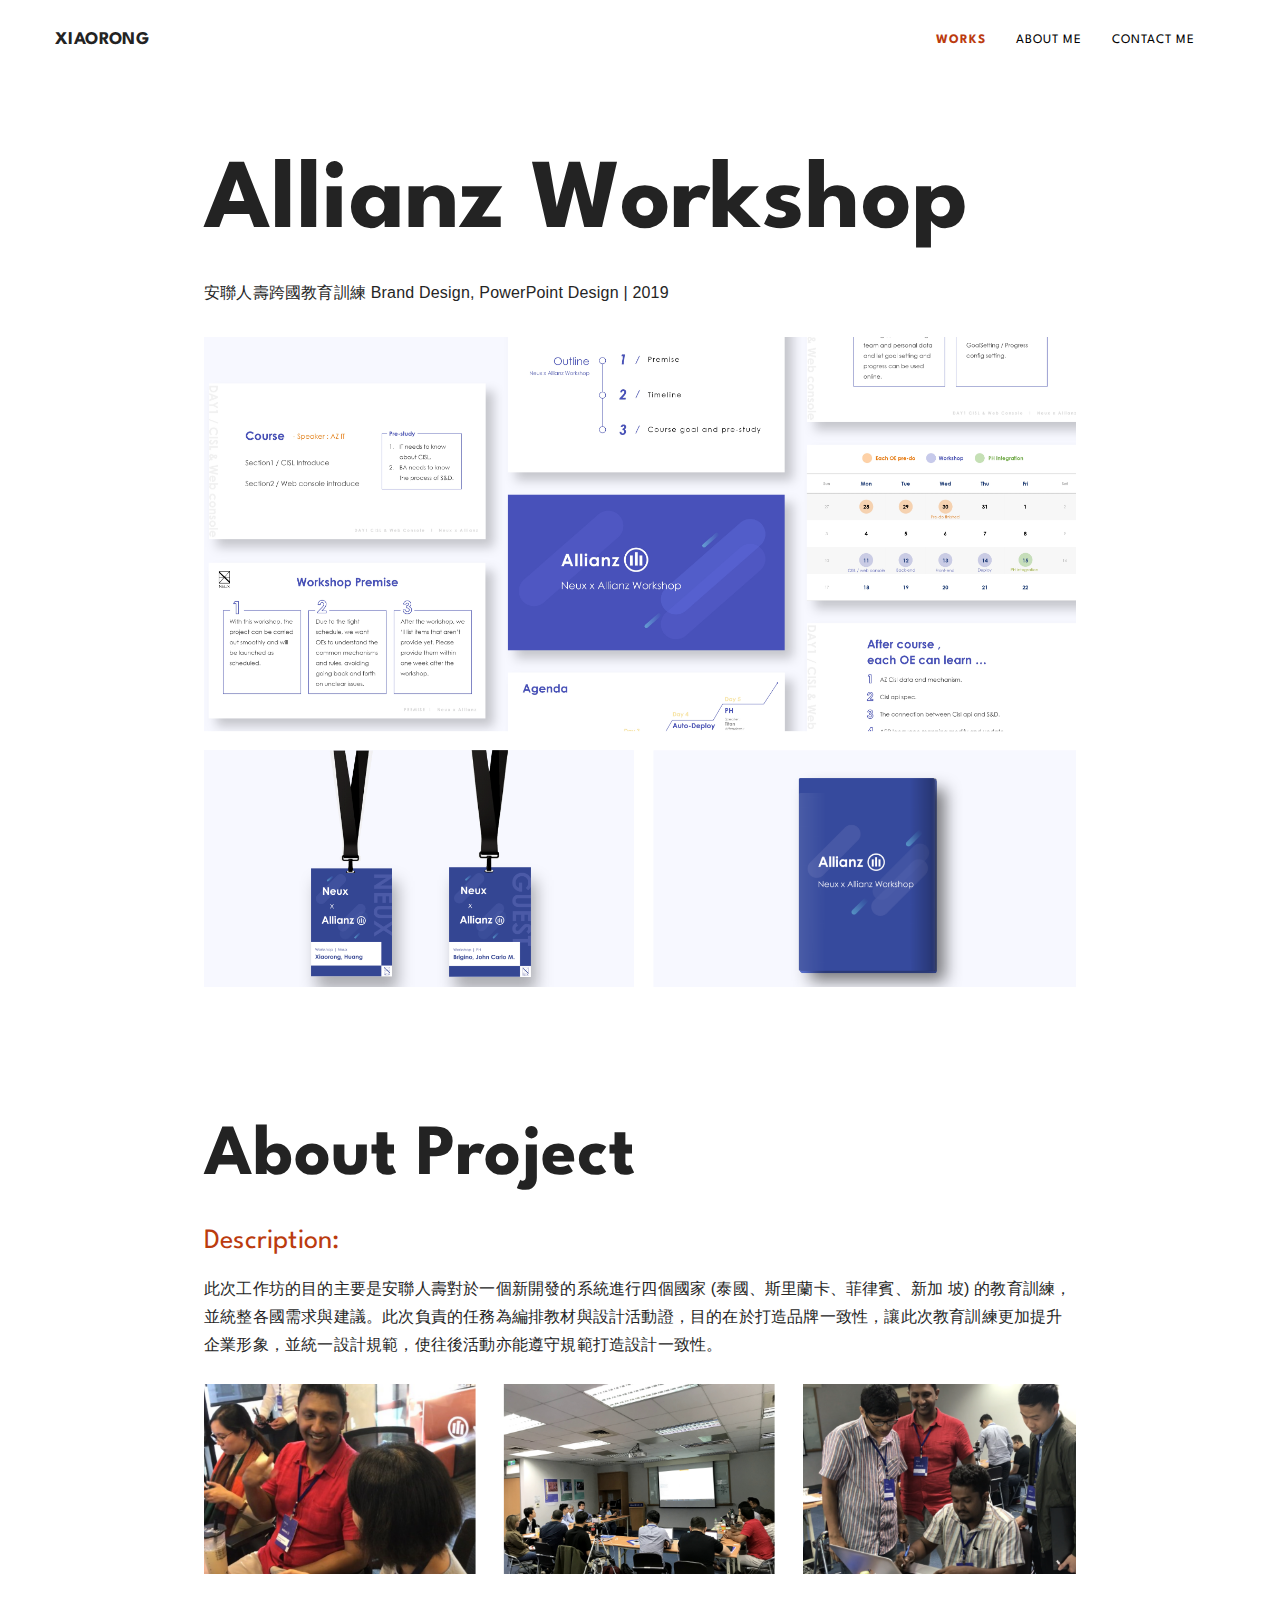
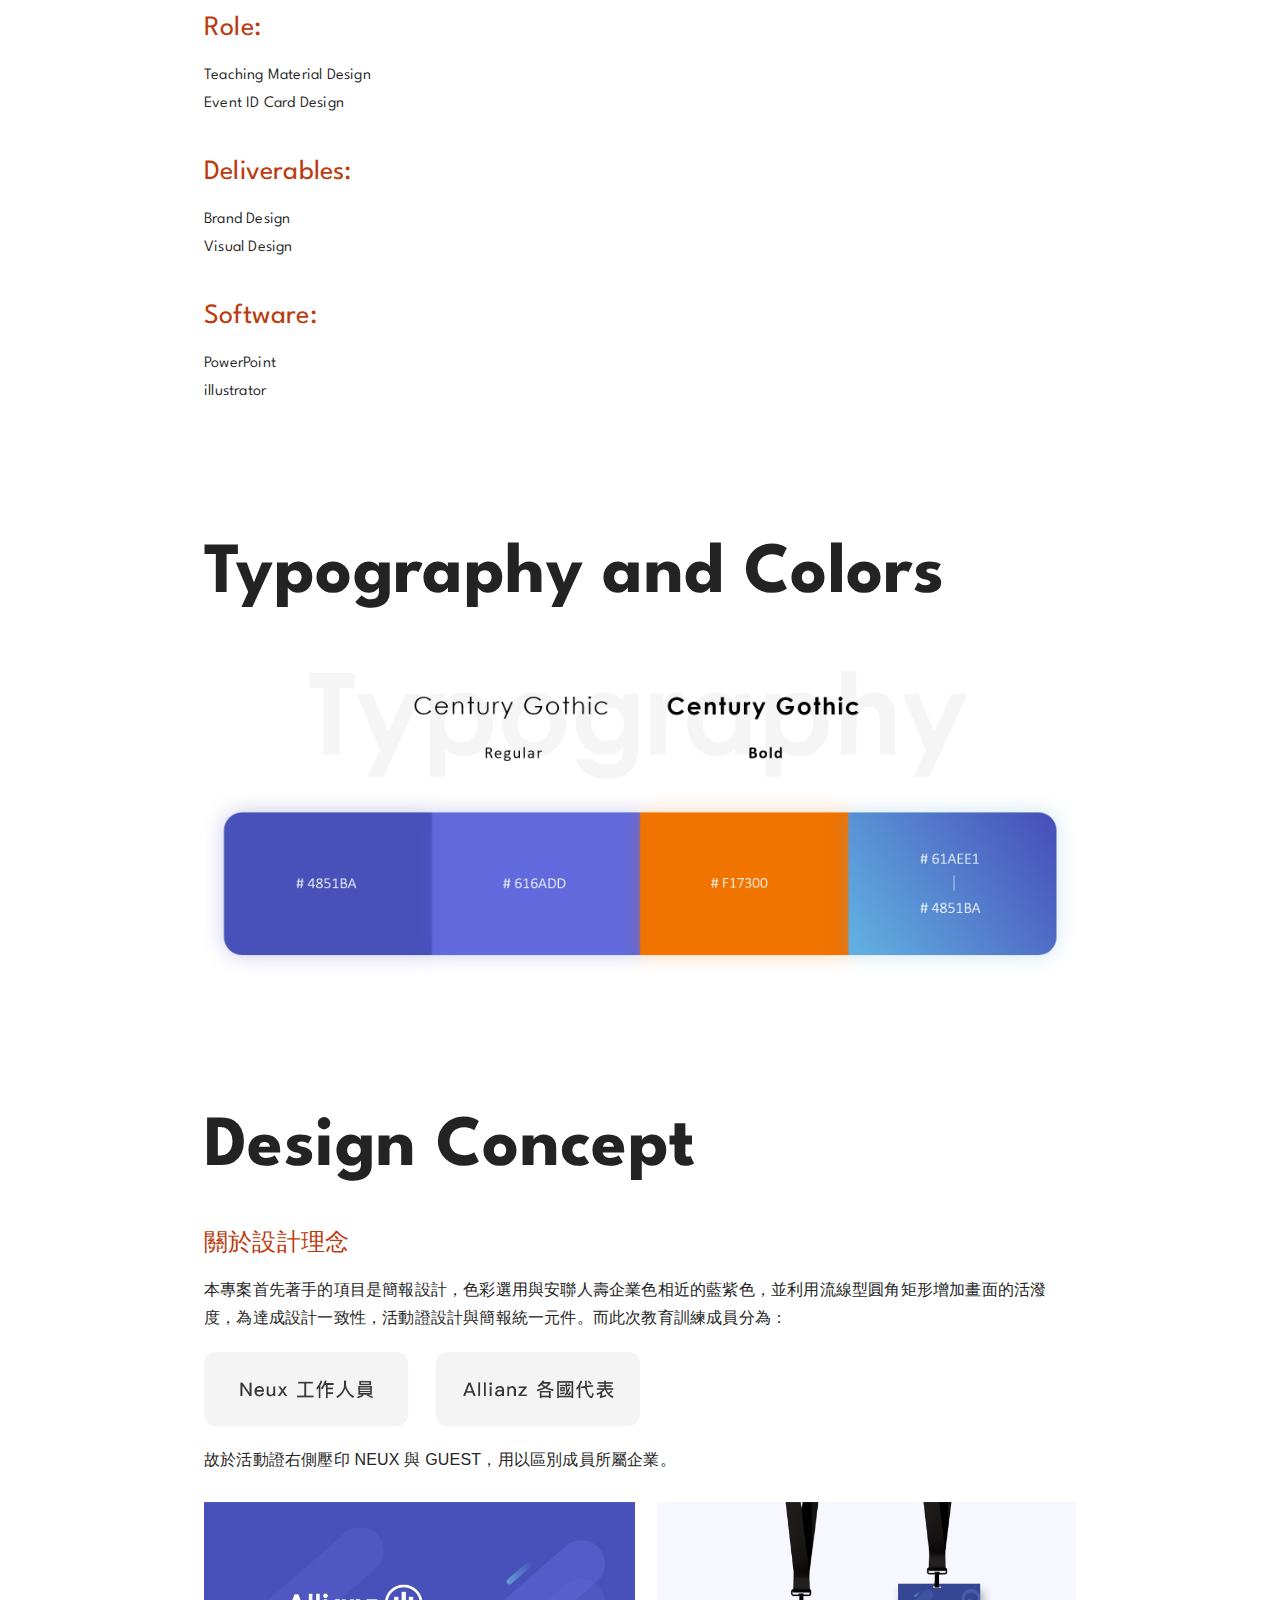
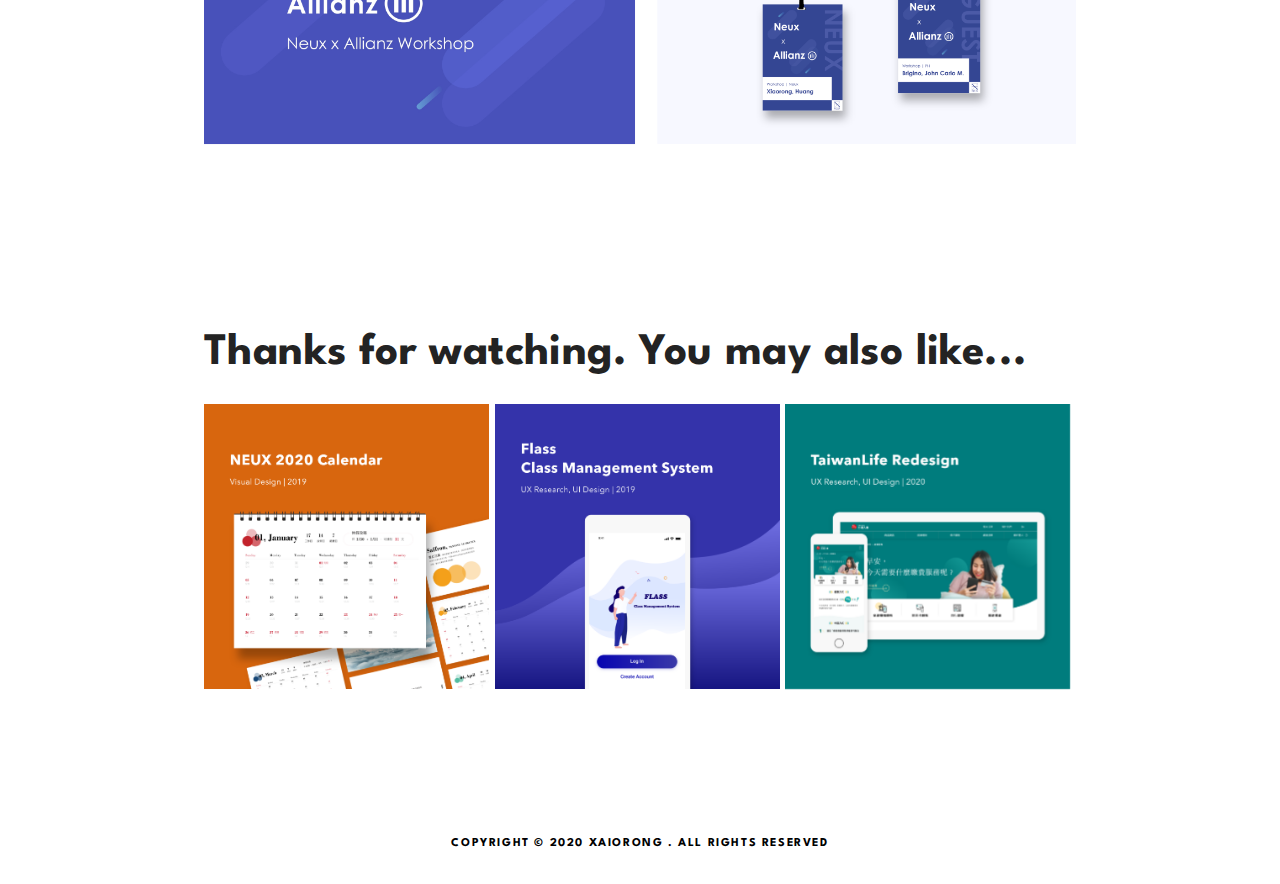
<file: Workshop.html>
<!DOCTYPE html>
<html lang="en">

<head>
    <meta charset="utf-8">
    <meta http-equiv="X-UA-Compatible" content="IE=edge">
    <meta name="viewport" content="width=device-width, initial-scale=1">
    <!-- The above 3 meta tags *must* come first in the head; any other head content must come *after* these tags -->
    <meta name="description" content="">
    <meta name="author" content="">
    <link rel="icon" href="images/favicon.ico" type="image/x-icon">
    <link rel="shortcut icon" href="images/favicon.ico" type="image/x-icon" />
    <title>Hello | I'm Xaiorong.</title>
    <!-- Bootstrap core CSS -->
    <link href="css/bootstrap.min.css" rel="stylesheet">
    <link rel="stylesheet" href="https://maxcdn.bootstrapcdn.com/font-awesome/4.4.0/css/font-awesome.min.css">
    <!-- Custom styles for this template -->
    <link href="css/style.css" rel="stylesheet">
    <style>
        .works {
            max-width: 1000px;
            height: auto;
            margin: 0 auto;
            padding: 0% 5%;
        }
    </style>
</head>

<body id="page-top">
    <!-- Navigation -->
    <nav class="navbar navbar-default">
        <div class="container">
            <!-- Brand and toggle get grouped for better mobile display -->
            <div class="navbar-header page-scroll">
                <button type="button" class="navbar-toggle" data-toggle="collapse"
                    data-target="#bs-example-navbar-collapse-1">
                    <span class="sr-only">Toggle navigation</span>
                    <span class="icon-bar"></span>
                    <span class="icon-bar"></span>
                    <span class="icon-bar"></span>
                </button>
                <a class="navbar-brand page-scroll" ><h4><b>XIAORONG</b></h4></a>
            </div>
            <!-- Collect the nav links, forms, and other content for toggling -->
            <div class="collapse navbar-collapse" id="bs-example-navbar-collapse-1">
                <ul class="nav navbar-nav navbar-right">
                    <li class="hidden">
                        <a href="#page-top"></a>
                    </li>
                    <li>
                        <a class="page-scroll" href="index.html"
                            style="color: #bb3b0e; border-color: #bb3b0e; font-weight: bold;">Works</a>
                    </li>
                    <li>
                        <a class="page-scroll" href="aboutme.html">About me</a>
                    </li>
                    <li>
                        <a class="page-scroll">Contact me</a>
                    </li>
                </ul>
            </div>
            <!-- /.navbar-collapse -->
        </div>
        <!-- /.container-fluid -->
    </nav>

    <div class="works"  style="margin-top: 150px">
        <div>
            <h1 style="margin-top: 8%;font-weight: bold; font-size: 11vmin;">Allianz Workshop</h1>
            <p style="font-family: 'Microsoft JhengHei',sans-serif ;font-size: 16px; font-weight: 350; margin-top: 20px;">
                安聯人壽跨國教育訓練
                Brand Design, PowerPoint Design | 2019</p>
            <img style="margin-top: 20px;" src="images/demo/5-1.png" width="100%">
            <h1 style="margin-top: 15%;font-weight: bold; font-size: 8vmin;">About Project</h1>
        </div>
        <div>
            <p style="font-size: 28px; font-weight: 400; margin-top: 30px; color:#BB3B0E">Description:</p>
            <p style="font-family: 'Microsoft JhengHei',sans-serif ;font-size: 16px; font-weight: 350; margin-top: 20px;">
                此次工作坊的目的主要是安聯人壽對於一個新開發的系統進行四個國家 (泰國、斯里蘭卡、菲律賓、新加
                坡) 的教育訓練，並統整各國需求與建議。此次負責的任務為編排教材與設計活動證，目的在於打造品牌一致性，讓此次教育訓練更加提升企業形象，並統一設計規範，使往後活動亦能遵守規範打造設計一致性。</p>
        </div>

        <div>
            <img style="margin-top: 15px;" src="images/demo/5-2.png" width="100%">
        </div>

        <div>
            <p style="font-size: 28px; font-weight: 400; margin-top: 40px; color:#BB3B0E">Role:</p>
            <p style="font-size: 16px; font-weight: 350; margin-top: 20px;">Teaching Material Design
                <br>Event ID Card Design</p>
        </div>


        <div>
            <p style="font-size: 28px; font-weight: 400; margin-top: 40px; color:#BB3B0E">Deliverables:</p>
            <p style="font-size: 16px; font-weight: 350; margin-top: 20px;">Brand Design
                <br>Visual Design
            </p>
        </div>
        <div>
            <p style="font-size: 28px; font-weight: 400; margin-top: 40px; color:#BB3B0E">Software:</p>
            <p style="font-size: 16px; font-weight: 350; margin-top: 20px;">PowerPoint
                <br>illustrator</p>
        </div>



        <div>
            <h1 style="margin-top: 15%;font-weight: bold; font-size: 8vmin;">Typography and Colors</h1>
            <img style="margin-top: 30px;" src="images/demo/5-3.png" width="100%">
        </div>

        <div>
            <h1 style="margin-top: 15%;font-weight: bold; font-size: 8vmin;">Design Concept</h1>

            <p
                style="font-family: Raleway,'Microsoft JhengHei' ;font-size: 24px; font-weight: 400; margin-top: 40px; color:#BB3B0E">
                關於設計理念</p>
            <p style="font-family: 'Microsoft JhengHei',sans-serif ;font-size: 16px; font-weight: 350; margin-top: 20px;">
                本專案首先著手的項目是簡報設計，色彩選用與安聯人壽企業色相近的藍紫色，並利用流線型圓角矩形增加畫面的活潑度，為達成設計一致性，活動證設計與簡報統一元件。而此次教育訓練成員分為：</p>
            <img style="margin-top: 10px;" src="images/demo/5-4.png" width="50%">
            <p style="font-family: 'Microsoft JhengHei',sans-serif ;font-size: 16px; font-weight: 350; margin-top: 20px;">
                故於活動證右側壓印 NEUX 與 GUEST，用以區別成員所屬企業。</p>
                <img style="margin-top: 10px;" src="images/demo/5-5.png" width="100%">
        </div>

        <div>
            <h1 style="margin-top: 20%;margin-bottom: 3%;font-weight: bold; font-size: 5vmin;">Thanks for watching. You may also like...</h1>
            </div>

        <div id="otherworks">
          <div class="img">
              <a href="https://doublerongrong.github.io/portfolio_2020/Calendar.html">
            <img src="images/demo/portfolio-6.png" class="otherimg" width="100%"></a>
          </div>

          <div class="img">
            <a href="https://doublerongrong.github.io/portfolio_2020/Flass.html">
          <img src="images/demo/portfolio-2.png" class="otherimg" width="100%"></a>
        </div>

        <div class="img">
            <a href="https://doublerongrong.github.io/portfolio_2020/TaiwanLifeRedesign.html">
          <img src="images/demo/portfolio-01.png" class="otherimg" width="100%"></a>
        </div>

       

        </div>
        </div>

        <footer style="margin-top: 10%;">
            <p>Copyright © 2020 Xaiorong . All rights reserved</p>
        </footer>





</body>





<!-- Bootstrap core JavaScript
			================================================== -->
<!-- Placed at the end of the document so the pages load faster -->
<script src="https://ajax.googleapis.com/ajax/libs/jquery/1.11.3/jquery.min.js"></script>
<script src="js/bootstrap.min.js"></script>
<script src="js/SmoothScroll.js"></script>
<script src="js/theme-scripts.js"></script>



</html>
</file>
<file: css/style.css>
/*------------------------------------------------------------------

Project:	Treviso - One page multi purpose page
Version:	1.0
Last change:	17/08/2015 [...]
Designed by:	MOOZ Themes / www.MOOZthemes.com
Primary use:	One page

/*--------------------
Import Google Fonts
--------------------*/

/* main font for menu. */
@import url('https://fonts.googleapis.com/css2?family=Spartan:wght@300;500&display=swap');

/*--------------------
1. General
--------------------*/

body {
	margin: 0px;
    font-family: 'Spartan', sans-serif;
    height: auto;
}

h1,
h2,
h4,
h5,
h6 {
	font-weight: 200;
	letter-spacing: 0.4px;
    font-family: 'Spartan', sans-serif;
    color: #232323;
    
}

h3 {
    font-weight: 200;
	letter-spacing: 0.4px;
    font-family: 'Spartan', sans-serif;
    font-weight: bold;
	color: #232323;
}

p {
    font-family: 'Spartan', sans-serif;
	font-size: 17px;
	font-weight: 300;
	line-height: 28px;
	letter-spacing: 0.2px;
	color: #252525;
}

a:hover, a:focus, a:active, a.active {
    color: #bb3b0e;
}
a, a:hover, a:focus, a:active, a.active {
    outline: 0;
}

::selection {
    text-shadow: none;
    background: #d6d6d6;
}

@media (min-width: 768px) {
	section {
	    padding: 150px 0;
	}
}

section {
	padding: 35px 0 60px;
}



/*--------------------
1.1 Reset bootstrap
--------------------*/

.row-0-gutter {
    margin-left: -13px;
    margin-right: -13px;
}

.col-0-gutter {
	padding-left: 0;
	padding-right: 0;
}

/*--------------------
2. Navigation
--------------------*/



.navbar-default {
	background-color: #FFF;
    border-color: transparent;
    position:fixed; /* 絕對定位，fixed是相對於瀏覽器窗口定位。 */
    top:0; /* 距離窗口頂部距離 */
    left:0; /* 距離窗口左邊的距離 */
    width:100%; /* 寬度設置爲100% */
    height:68px; /* 高度 */
    z-index:1001; /* 層疊順序，數值越大就越高。頁面滾動的時候就不會被其他內容所遮擋。 */
}
.navbar-default .navbar-brand {
    color: #000;
    padding: 5px;
    
}
.navbar-default .navbar-brand:hover,.navbar-default .navbar-brand:focus,.navbar-default .navbar-brand:active,.navbar-default .navbar-brand.active {
    color: #fff;
    
}
.navbar-default .navbar-collapse {
    border-color: rgba(255,255,255,.02);
    background-color: #FFF;
}
.navbar-default .navbar-toggle {
	background-color: #FFF;
}
.navbar-default .navbar-toggle .icon-bar {
	background-color: #000;
}
.navbar-default .navbar-toggle:hover,.navbar-default .navbar-toggle:focus {
	background-color: #FFF;
}
.navbar-default .nav li a {
    font-family: 'Spartan', sans-serif;
    text-transform: uppercase;
    font-size: 13px;
    font-weight: 400;
    letter-spacing: 1px;
    color: #000;
    border-bottom: 0px solid;
    border-color: #000;
    margin: 10px 15px;
    padding: 0 0 2px 0;
    z-index:1001;
    background-color: #FFF;
}

.navbar-default .nav li a:hover,.navbar-default .nav li a:focus {
    border-color: #bb3b0e;
    color: #bb3b0e;
    font-weight: bold;
    border-width: 3px;
    outline: 0

}

.navbar-default .navbar-nav>.active>a {
	border-radius: 0;
	color: #fff;
	background-color: #bb3b0e;
}
.navbar-default .navbar-nav>.active>a:hover,.navbar-default .navbar-nav>.active>a:focus {
	color: #fff;
	background-color: #bb3b0e;
}

@media (min-width:768px) {
	.navbar-default
	{
		background-color: #FFF;
		padding: 20px 0 0px;
    	-webkit-transition:padding .3s;
		-moz-transition:padding .3s;
		transition:padding .3s;
		border:0
	}
	.navbar-default .navbar-brand {
		font-size: 2em;
		-webkit-transition:all .3s;
		-moz-transition:all .3s;
		transition:all .3s;
        padding: 0px;
	}
	.navbar-default .navbar-nav>.active>a {
		border-radius: 3px;
	}
	.navbar-default.navbar-shrink {
		background-color: #222;
		padding: 10px 0
	}
    .navbar-nav>li>a {
        padding-top: 15px;
        padding-bottom: 4px;
    }
}

/*--------------------
4. Sections
--------------------*/

.section-title {
    padding-bottom: 30px;
    text-align: left;
    padding: 0% 0% 5% 0%;
}

.section-title h2 {
    font-size: 36px;
    font-weight: bold;
    text-transform: none;
    line-height: 50px;
}

.section-title p {
	font-size: 18px;
    font-weight: 300;
    margin-top: 2%;
	line-height: 20px;
	text-align: left;
}

.mz-module .section-title {
    padding: 40px 0;
}

/*--------------------
4.1. About
--------------------*/

.mz-about-container {
    padding: 0 50px;
}

.mz-module-about {
	padding: 20px;
}

.mz-about-default {
    background-color: #252525;
}

.mz-about-dark {
    background-color: #2B2B2B;
}

.mz-module-about h3 {
font-weight: 700;
    font-size: 13px;
    text-transform: uppercase;
    color: #FFFFFF;
    letter-spacing: 2px;
    margin-bottom: 30px;
    }

.mz-module-about p {
	font-size: 14px;
	font-weight: 400;
	line-height: 27px;
	color: #9C9C9C;
}

.ot-circle {
	text-align: center;
	color: #E8E8E8;
	margin: 40px 0;
	font-size: 37px;
}

/*--------------------
4.2. Skills
--------------------*/

.skills-text h2 {
    margin: 0 0 30px;
}

.skillbar-item {
    margin-bottom: 30px;    
}

.skillbar-item:last-child {
    margin-bottom: 60px;    
}

.skillbar {
    position: relative;
    display: block;
    width: 100%;
}

.skillbar-bar {
    display: block;
    background-color: #FFFFFF;
    height: 10px;
    width: 100%;
    border: 1px solid #D8D8D8;
    border-radius: 10px;
}

.skillbar h3 {
    font-weight: 600;
    font-size: 13px;
    text-transform: uppercase;
    color: #3A3A3A;
    letter-spacing: 2px;    
    margin: 0;
    padding: 0 0 12px 0;
}

.skillbar-percent {
    color: #fff;
    background-color: #B91919;
    float: left;
    height: 4px;
    margin: 2px 0;
    border-radius: 10px;
    border: 1px solid #B91919;
}

/*--------------------
4.3. Portfolio
--------------------*/

figure {
	position: relative;
    overflow: hidden;
    margin: 0 10px 10px 0;
    background: #726FB9;
    text-align: center;
    cursor: pointer;	
}

figcaption {
    position: absolute;
    top: 0;
    left: 0;
    width: 100%;
    height: 100%;
    
}

.ot-portfolio-item figure figcaption > a {
    z-index: 1000;
    text-indent: 200%;
    white-space: nowrap;
    font-size: 0;
    opacity: 0;
}
.ot-portfolio-item figure figcaption, .ot-portfolio-item figure figcaption > a {
    position: absolute;
    top: 0;
    left: 0;
    width: 100%;
    height: 100%;
}

figure.effect-bubba {
	background: #000;
	margin-bottom: 1px;
}

figure.effect-bubba img {
	/* opacity: 0.8; */
	-webkit-transition: opacity 0.35s;
	transition: opacity 0.35s;
}

figure.effect-bubba:hover img {
	opacity: 0.4;
}
figure.effect-bubba p,figure.effect-bubba h2{
    display:none;
    animation:2s fadeIn;
}

@keyframes fadeIn{
    0%{
        opacity: 0;
    }
    100%{
        opacity: 1;
    }
}

figure.effect-bubba:hover p,figure.effect-bubba:hover h2{
    display:block;
    
}

figure.effect-bubba figcaption::before,
figure.effect-bubba figcaption::after {
	position: absolute;
	top: 30px;
	right: 30px;
	bottom: 30px;
	left: 30px;
	content: '';
	opacity: 0;
	-webkit-transition: opacity 0.35s, -webkit-transform 0.35s;
	transition: opacity 0.35s, transform 0.35s;
}

figure.effect-bubba figcaption::before {
	border-top: 1px solid #fff;
	border-bottom: 1px solid #fff;
	-webkit-transform: scale(0,1);
	transform: scale(0,1);
}

figure.effect-bubba figcaption::after {
	border-right: 1px solid #fff;
	border-left: 1px solid #fff;
	-webkit-transform: scale(1,0);
	transform: scale(1,0);
}

figure.effect-bubba h2 {
    color: #fff;
    font-size: 18px;
    font-weight: 600;
    margin-top: 50%;
	-webkit-transition: -webkit-transform 0.35s;
	transition: transform 0.35s;
	-webkit-transform: translate3d(0,-20px,0);
	transform: translate3d(0,-20px,0);
}

figure.effect-bubba p {
    color: #fff;
    font-size: 14px;
    font-weight: 300;
	padding: 15px 15%;
	opacity: 0;
	-webkit-transition: opacity 0.35s, -webkit-transform 0.35s;
	transition: opacity 0.35s, transform 0.35s;
	-webkit-transform: translate3d(0,20px,0);
	transform: translate3d(0,20px,0);
}

figure.effect-bubba:hover figcaption::before,
figure.effect-bubba:hover figcaption::after {
	opacity: 1;
	-webkit-transform: scale(1);
	transform: scale(1);
}

figure.effect-bubba:hover h2,
figure.effect-bubba:hover p {
	opacity: 1;
	-webkit-transform: translate3d(0,0,0);
	transform: translate3d(0,0,0);
}

/*--------------------
4.4. Dark Short section (counters, quote, etc)
--------------------*/

.light-bg {
    background: #f1f1f1;
}

/*--------------------
4.5. Intro Text
--------------------*/

.intro-section {
	padding: 60px 0 0 0;
	margin: 0;
}

.intro-section .section-title {
/*	padding: 0px 85px; */
	text-align: justify;	
}

.intro-section p {
	font-size: 14px;
	color: #6B6B6B;
	font-weight: 500;
	line-height: 32px;
	padding: 47px;
	font-family: 'Spartan', sans-serif;
	margin: 0;
	background-color: #F9F9F9;
}

/*--------------------
4.6. Team
--------------------*/

.team-item {
    text-align: center;
    background-color: #F5F5F5;
}

.team-item h3 {
font-size: 25px;
    font-weight: 300;
    margin: 30px 0 20px;
    text-transform: uppercase;
}

.team-item .team-position {
color: #565656;
    font-size: 12px;
    text-transform: uppercase;
    font-weight: 500;
}

.team-item p {
	font-size: 13px;
	font-weight: 500;
	color: #848484;
	padding: 18px 30px 35px 30px;
	line-height: 24px;
}

/*--------------------
4.7. Contacts
--------------------*/

section#contact form {
    width: 60%;
    margin: 15px auto;
}

section#contact.form-group {
margin-bottom: 25px;
}

section#contact .form-group input, section#contact .form-group textarea {
    padding: 15px;
    border: 1px solid #BBBBBB;
    border-radius: 0;
    -webkit-box-shadow: inset 0 1px 1px rgba(0,0,0,.075);
    box-shadow: inset 0 0px 0px rgba(0,0,0,.075);
    font-size: 13px;
}

.contact h3 {
    margin-bottom: 30px;
}

.contact p {
    font-size: 13px;
}

.contact .day {
    display: inline-block;
    width: 80px;
}

.contact i {
    margin-right: 5px;
}

/*--------------------
5. Footer
--------------------*/

footer {
    padding: 1% 13% 2% 13%; 
}

footer p {
    color: #000;
    margin: 0;
    font-family: 'Spartan', sans-serif;
    font-size: 12px;
    text-transform: uppercase;
    font-weight: 500;
    letter-spacing: 1.6px;
    text-align: center;
    font-weight: bold;

}

footer p a {
    color: #fff;
}

footer p a span {
    color: #bb3b0e;
    font-size: 10px;
    letter-spacing: 1px;
    font-weight: 700;
}

/*--------------------
6. Modal
--------------------*/

.modal-content {
	border-radius: 0;	
}
.modal-header .close {
	font-size: 30px;	
}
.modal-title {    
	text-transform: uppercase;
	font-size: 23px;
}

.modal-body {
	padding: 0;
}

.modal-body p {
	margin: 30px 20px;
	color: #2D2D2D;		
}

.modal-works {
font-size: 11px;
    letter-spacing: 1px;
    text-transform: uppercase;
    font-weight: 500;
    color: #fff;
    margin: 25px 20px;
}

.modal-works span {
	background-color: #FED136;
    margin-right: 15px;
    padding: 5px 10px;
}

/*--------------------
7. Components
--------------------*/

.btn-xl:hover, .btn-xl:focus, .btn-xl:active, .btn-xl.active, .open .dropdown-toggle.btn-xl {
    color: #fff;
    background-color: #fec503;
    border-color: #f6bf01;
}

.btn:hover, .btn:focus, .btn:active, .btn.active, .open .dropdown-toggle.btn {
    color: #fff;
    background-color: #fec503;
    border-color: #f6bf01;
}

.btn {
    display: inline-block;
    padding: 8px 20px;
    margin-bottom: 0;
    font-size: 14px;
    font-weight: 400;
    line-height: 1.42857143;
    text-align: center;
    white-space: nowrap;
    vertical-align: middle;
    -ms-touch-action: manipulation;
    touch-action: manipulation;
    cursor: pointer;
    -webkit-user-select: none;
    -moz-user-select: none;
    -ms-user-select: none;
    user-select: none;
    background-image: none;
    border: 1px solid transparent;
    border-radius: 4px;
}

.btn-xl {
    color: #fff;
     background-color: #726FB9;
    border-color: #726FB9;
    font-family: 'Spartan', sans-serif;
    text-transform: uppercase;
    font-weight: 700;
    border-radius: 3px;
    font-size: 18px;
    padding: 20px 40px;
}

/* Back to top button
---------------------------------- */
#back-top {
    position: fixed;
    z-index: 1000;
    bottom: 40px;
    right: 50px;
}
#back-top a {
    width: 60px;
    height: 60px;
    display: block;
    text-align: center;
    font: 11px/100% Arial, Helvetica, sans-serif;
    text-transform: uppercase;
    text-decoration: none;
    color: #FFFFFF;
    background: #A9A9B1;
    /* background color transition */
    -webkit-transition: 1s;
    -moz-transition: 1s;
    transition: 1s;
}
#back-top a:hover {
    background: #fed136;
}
/* arrow icon (span tag) */
#back-top i {
    margin-top: 15px;
    font-size: 28px;
}

@media only screen
and (min-width : 320px)
and (max-width : 480px) {
#back-top {
    position: fixed;
    bottom: 10px;
    right: 30px;
}
#back-top a {
    width: 40px;
    height: 40px;
}
#back-top i {
    margin-top: 7px;
    font-size: 20px;
}
}

#otherworks{
    display: flex;
    justify-content: center;
}

.img{
    width: 100%;
    opacity: 1;
}

.otherimg{
    opacity: 1;
  display: block;
  height: auto;
  padding-right: 2%;
  transition: .5s ease;
  backface-visibility: hidden;
}

.img:hover .otherimg{
    opacity: 0.6;
}
</file>
